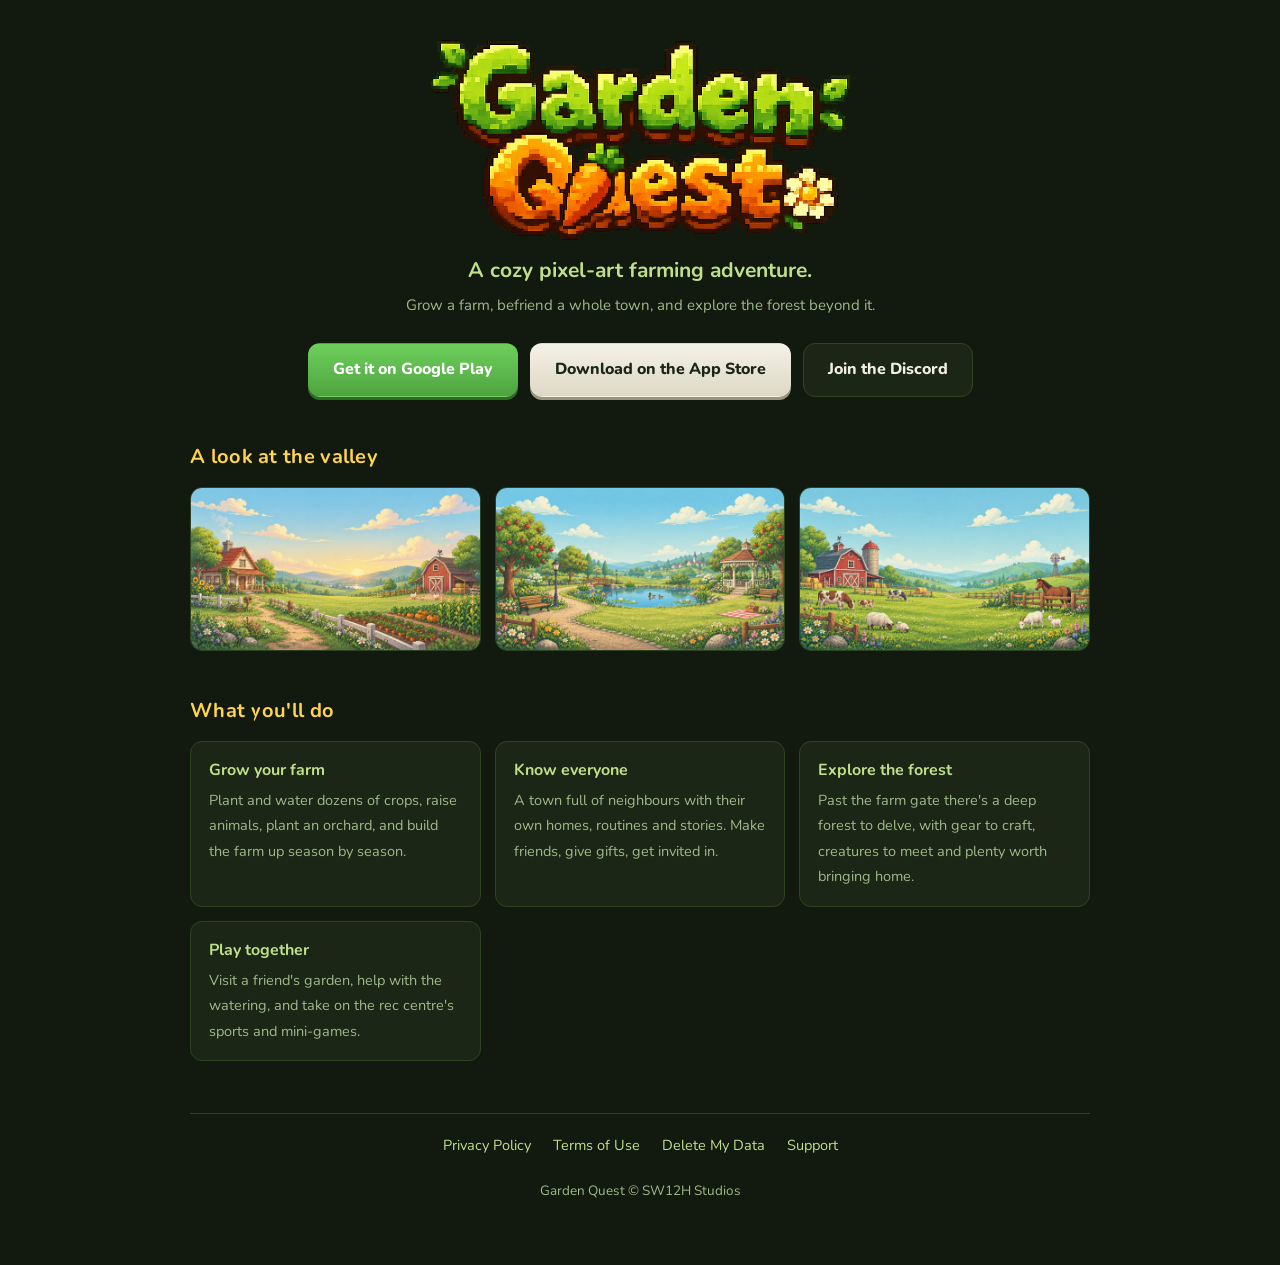
<file: index.html>
<!doctype html>
<html lang="en">
<head>
<meta charset="utf-8">
<meta name="viewport" content="width=device-width, initial-scale=1, viewport-fit=cover">
<title>Garden Quest — a cozy pixel farming adventure</title>
<meta name="description" content="Garden Quest is a cozy pixel-art farming adventure: grow a farm, befriend a whole town, and explore the forest beyond it. From SW12H Studios.">
<meta property="og:title" content="Garden Quest">
<meta property="og:description" content="A cozy pixel-art farming adventure. Grow a farm, befriend a town, explore the forest beyond it.">
<meta property="og:image" content="shot_00.jpg">
<meta property="og:type" content="website">
<link rel="icon" href="logo.png">
<link rel="stylesheet" href="https://fonts.googleapis.com/css2?family=Nunito:wght@600;700;800;900&display=swap">
<style>
  :root{
    --bg:#121a0f; --panel:#1b2616; --line:#2f4322;
    --ink:#f1efe2; --muted:#9fb98a; --leaf:#bfe08a; --gold:#ffd54f;
    color-scheme: dark;
  }
  *{box-sizing:border-box}
  body{
    margin:0; background:var(--bg); color:var(--ink);
    font-family:Nunito,system-ui,-apple-system,Segoe UI,sans-serif; line-height:1.6;
    padding-left:max(18px,env(safe-area-inset-left,0px));
    padding-right:max(18px,env(safe-area-inset-right,0px));
  }
  .wrap{max-width:900px;margin:0 auto;padding-block:40px 64px}
  header{text-align:center;margin-bottom:38px}
  header img{width:min(420px,78vw);height:auto;display:block;margin:0 auto 14px;image-rendering:pixelated}
  .tag{font-size:clamp(17px,2.6vw,21px);color:var(--leaf);font-weight:700;margin:0 0 6px}
  .sub{color:var(--muted);font-size:15px;margin:0}

  .cta{display:flex;gap:12px;flex-wrap:wrap;justify-content:center;margin:26px 0 8px}
  .btn{display:inline-block;padding:13px 24px;border-radius:12px;text-decoration:none;
       font-weight:800;font-size:16px;border:1px solid transparent}
  .btn.play{background:linear-gradient(#6ed05c,#4ea33f);color:#fff;box-shadow:0 3px 0 #2f6a26}
  .btn.apple{background:linear-gradient(#f4f1e6,#ddd8c6);color:#1b2616;box-shadow:0 3px 0 #9a957f}
  .btn.ghost{background:var(--panel);color:var(--ink);border-color:var(--line)}
  .btn:hover{filter:brightness(1.08)}

  section{margin-top:44px}
  h2{font-size:20px;margin:0 0 14px;color:var(--gold);letter-spacing:.3px}
  .shots{display:grid;grid-template-columns:repeat(auto-fit,minmax(260px,1fr));gap:14px}
  .shots img{width:100%;height:auto;border-radius:12px;border:1px solid var(--line);display:block}

  .feats{display:grid;grid-template-columns:repeat(auto-fit,minmax(240px,1fr));gap:14px;padding:0;list-style:none;margin:0}
  .feats li{background:var(--panel);border:1px solid var(--line);border-radius:12px;padding:16px 18px}
  .feats b{display:block;color:var(--leaf);margin-bottom:4px;font-size:16px}
  .feats span{color:var(--muted);font-size:14.5px}

  footer{margin-top:52px;border-top:1px solid var(--line);padding-top:20px;
         display:flex;gap:10px 22px;flex-wrap:wrap;align-items:center;justify-content:center;
         font-size:14.5px}
  footer a{color:var(--leaf);text-decoration:none}
  footer a:hover{text-decoration:underline}
  .by{width:100%;text-align:center;color:var(--muted);font-size:13.5px;margin-top:12px}
</style>
</head>
<body>
<div class="wrap">

  <header>
    <img src="logo.png" alt="Garden Quest">
    <p class="tag">A cozy pixel-art farming adventure.</p>
    <p class="sub">Grow a farm, befriend a whole town, and explore the forest beyond it.</p>
    <div class="cta">
      <a class="btn play" href="https://play.google.com/store/apps/details?id=com.sw12hstudios.gardenquest">Get it on Google Play</a>
      <a class="btn apple" href="https://apps.apple.com/app/id6796838161">Download on the App Store</a>
      <a class="btn ghost" href="https://discord.gg/DM9cwm4W8y">Join the Discord</a>
    </div>
  </header>

  <section>
    <h2>A look at the valley</h2>
    <div class="shots">
      <img src="shot_00.jpg" alt="Garden Quest — the farm">
      <img src="shot_03.jpg" alt="Garden Quest — the town">
      <img src="shot_07.jpg" alt="Garden Quest — the forest">
    </div>
  </section>

  <section>
    <h2>What you'll do</h2>
    <ul class="feats">
      <li><b>Grow your farm</b><span>Plant and water dozens of crops, raise animals, plant an orchard, and build the farm up season by season.</span></li>
      <li><b>Know everyone</b><span>A town full of neighbours with their own homes, routines and stories. Make friends, give gifts, get invited in.</span></li>
      <li><b>Explore the forest</b><span>Past the farm gate there's a deep forest to delve, with gear to craft, creatures to meet and plenty worth bringing home.</span></li>
      <li><b>Play together</b><span>Visit a friend's garden, help with the watering, and take on the rec centre's sports and mini-games.</span></li>
    </ul>
  </section>

  <footer>
    <a href="privacy.html">Privacy Policy</a>
    <a href="terms.html">Terms of Use</a>
    <a href="delete.html">Delete My Data</a>
    <a href="mailto:staycalmandgrind@gmail.com">Support</a>
    <div class="by">Garden Quest © SW12H Studios</div>
  </footer>

</div>
</body>
</html>
</file>
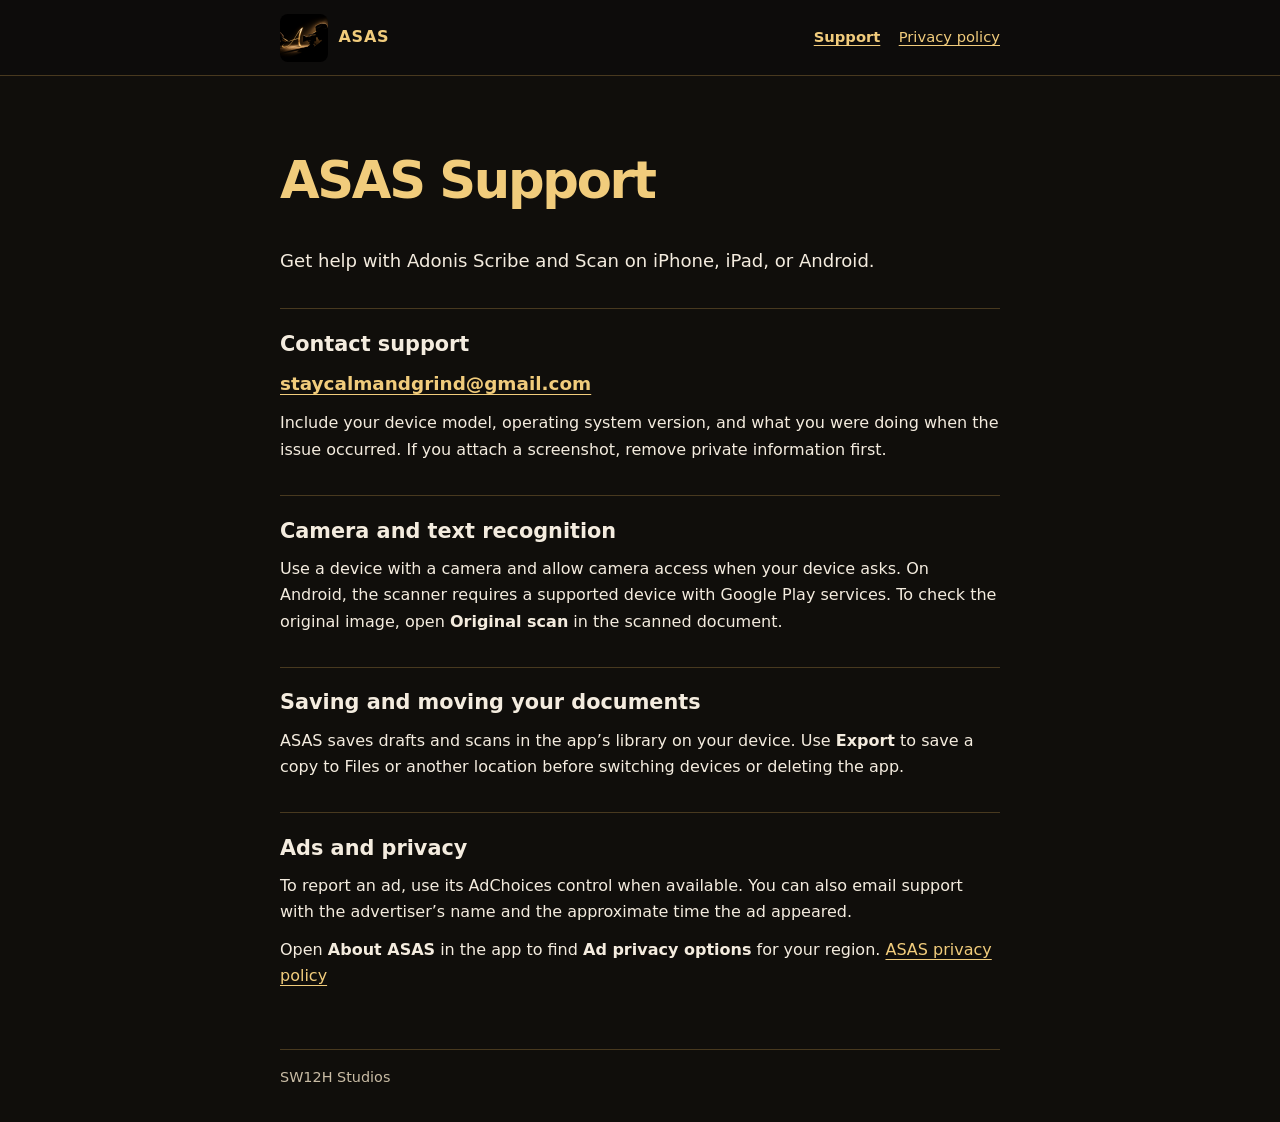
<file: asas/index.html>
<!doctype html>
<html lang="en">
<head>
  <meta charset="utf-8">
  <meta name="viewport" content="width=device-width, initial-scale=1">
  <meta name="description" content="Get help with Adonis Scribe and Scan from SW12H Studios.">
  <meta name="theme-color" content="#100e0b">
  <title>ASAS Support</title>
  <link rel="canonical" href="https://staycalmandgrind-art.github.io/gardenquest-privacy/asas/">
  <link rel="icon" href="./icon.png">
  <link rel="stylesheet" href="./styles.css">
</head>
<body>
  <a class="skip" href="#content">Skip to content</a>
  <header class="header">
    <div class="wrap header-inner">
      <a class="brand" href="./"><img src="./icon.png" alt="" width="48" height="48">ASAS</a>
      <nav aria-label="ASAS pages">
        <a href="./" aria-current="page">Support</a>
        <a href="./privacy.html">Privacy policy</a>
      </nav>
    </div>
  </header>
  <main class="wrap" id="content">
    <h1>ASAS Support</h1>
    <p class="lead">Get help with Adonis Scribe and Scan on iPhone, iPad, or Android.</p>
    <section aria-labelledby="contact">
      <h2 id="contact">Contact support</h2>
      <p class="contact"><a href="mailto:staycalmandgrind@gmail.com?subject=ASAS%20support">staycalmandgrind@gmail.com</a></p>
      <p>Include your device model, operating system version, and what you were doing when the issue occurred. If you attach a screenshot, remove private information first.</p>
    </section>
    <section aria-labelledby="scanning">
      <h2 id="scanning">Camera and text recognition</h2>
      <p>Use a device with a camera and allow camera access when your device asks. On Android, the scanner requires a supported device with Google Play services. To check the original image, open <strong>Original scan</strong> in the scanned document.</p>
    </section>
    <section aria-labelledby="files">
      <h2 id="files">Saving and moving your documents</h2>
      <p>ASAS saves drafts and scans in the app’s library on your device. Use <strong>Export</strong> to save a copy to Files or another location before switching devices or deleting the app.</p>
    </section>
    <section aria-labelledby="ads">
      <h2 id="ads">Ads and privacy</h2>
      <p>To report an ad, use its AdChoices control when available. You can also email support with the advertiser’s name and the approximate time the ad appeared.</p>
      <p>Open <strong>About ASAS</strong> in the app to find <strong>Ad privacy options</strong> for your region. <a href="./privacy.html">ASAS privacy policy</a></p>
    </section>
  </main>
  <footer class="wrap">SW12H Studios</footer>
</body>
</html>
</file>
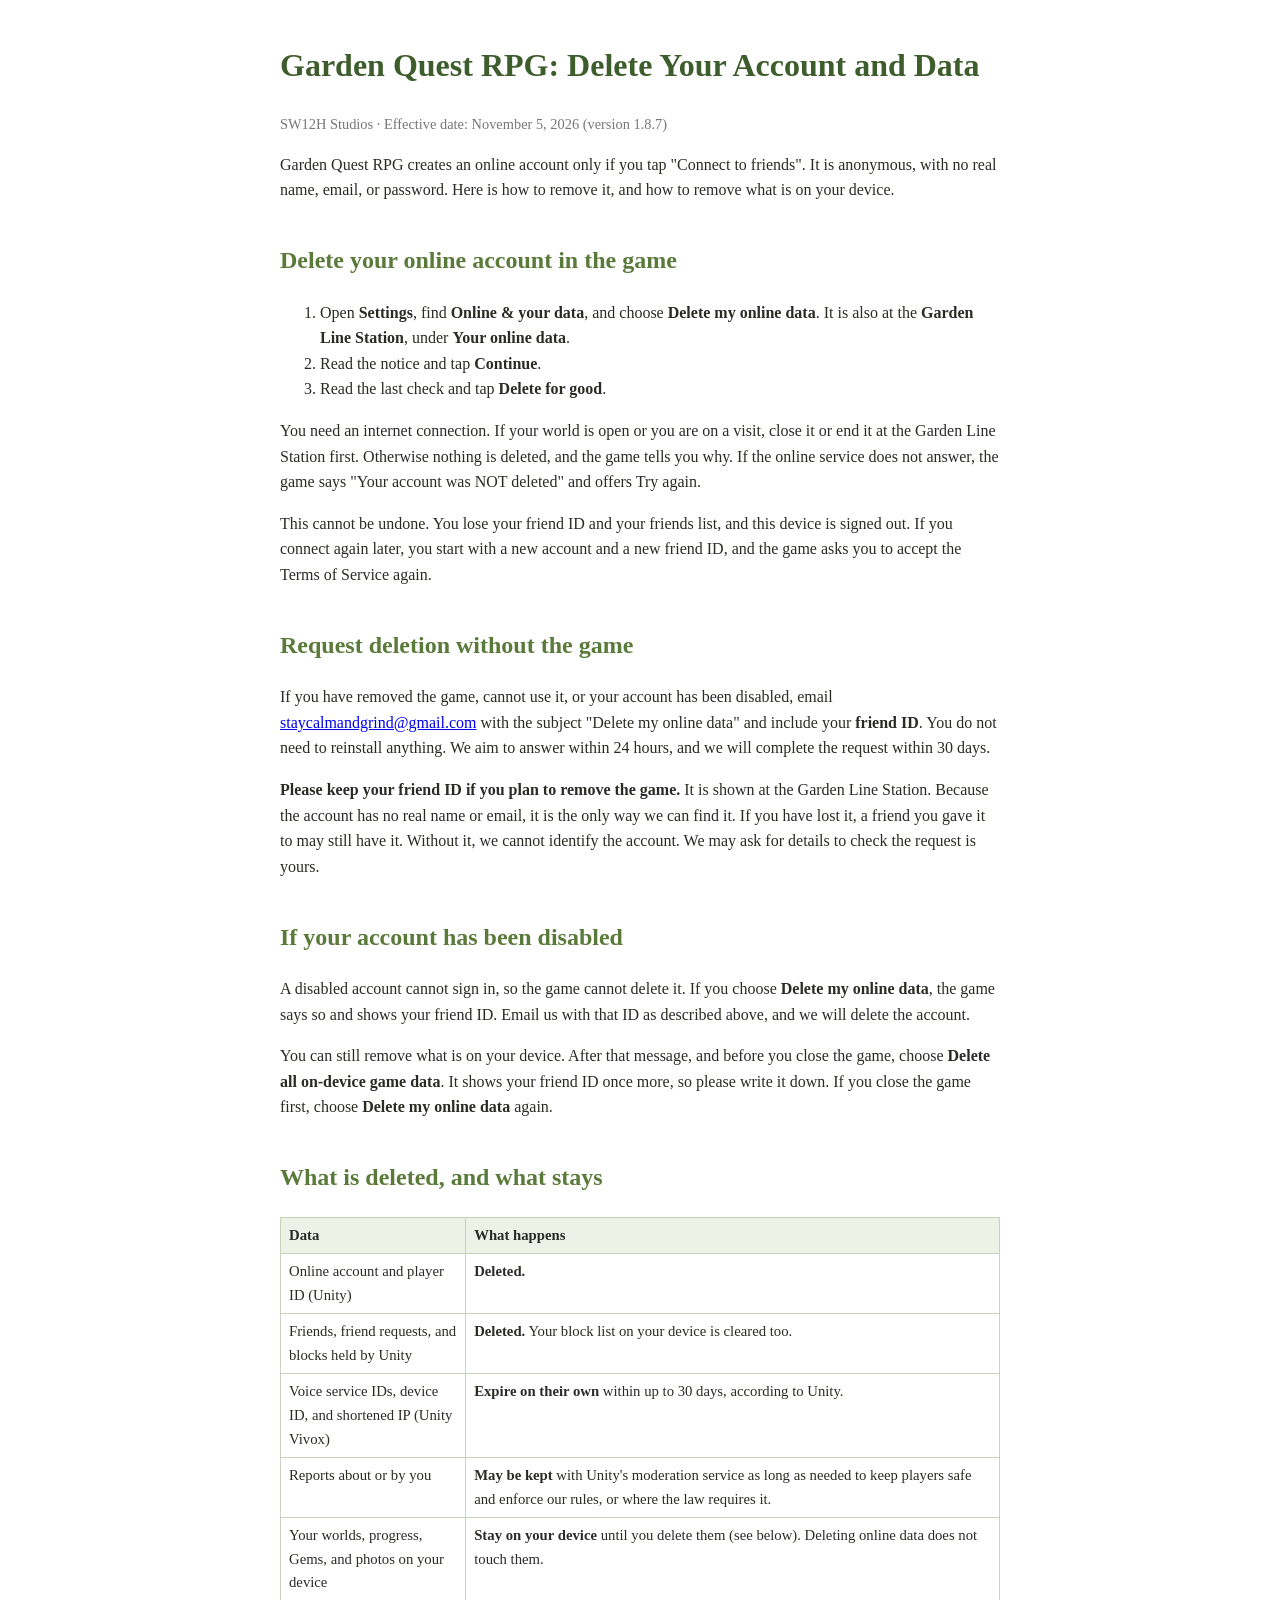
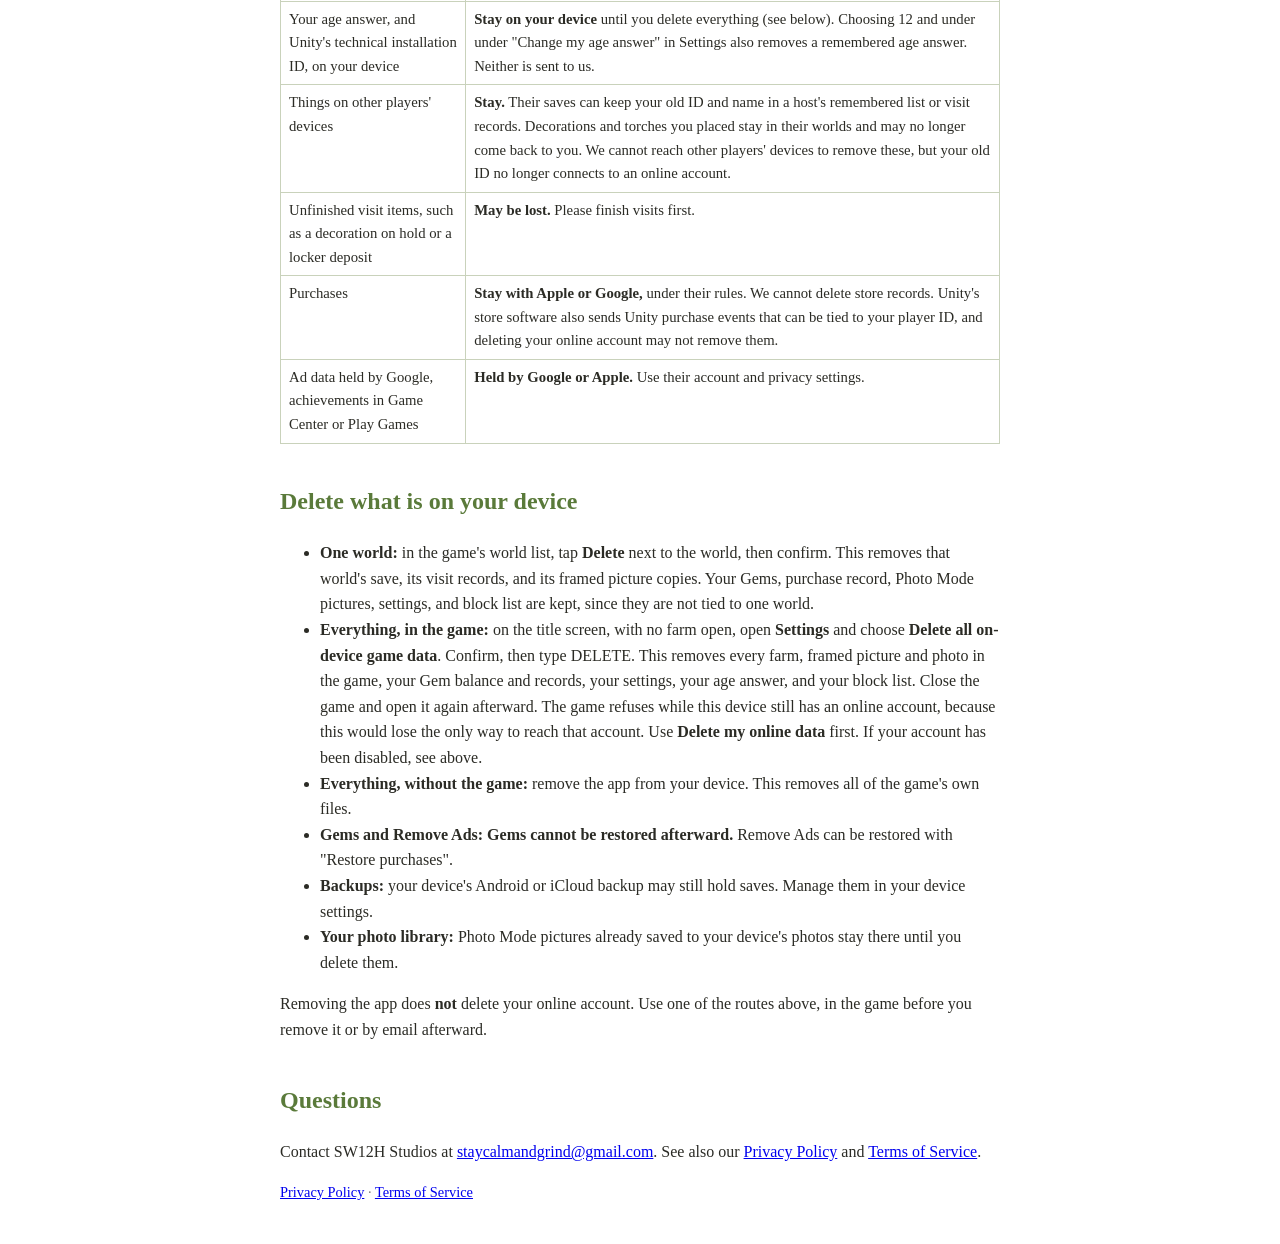
<file: delete.html>
<!DOCTYPE html>
<html lang="en">
<head>
<meta charset="utf-8">
<meta name="viewport" content="width=device-width, initial-scale=1">
<title>Garden Quest RPG: Delete Your Account and Data</title>
<style>
  body { font-family: Georgia, serif; max-width: 720px; margin: 40px auto; padding: 0 20px; color: #2b2b25; line-height: 1.6; }
  h1 { color: #3e5d2c; } h2 { color: #5a7a3a; margin-top: 1.6em; }
  .meta { color: #777; font-size: 0.9em; }
  table { border-collapse: collapse; width: 100%; font-size: 0.92em; margin: 1em 0; }
  th, td { border: 1px solid #c9d2bb; padding: 6px 8px; text-align: left; vertical-align: top; }
  th { background: #eef2e6; }
</style>
</head>
<body>

<h1>Garden Quest RPG: Delete Your Account and Data</h1>
<p class="meta">SW12H Studios · Effective date: November 5, 2026 (version 1.8.7)</p>

<p>Garden Quest RPG creates an online account only if you tap "Connect to friends". It is anonymous, with no real name, email, or password. Here is how to remove it, and how to remove what is on your device.</p>

<h2>Delete your online account in the game</h2>
<ol>
  <li>Open <strong>Settings</strong>, find <strong>Online &amp; your data</strong>, and choose <strong>Delete my online data</strong>. It is also at the <strong>Garden Line Station</strong>, under <strong>Your online data</strong>.</li>
  <li>Read the notice and tap <strong>Continue</strong>.</li>
  <li>Read the last check and tap <strong>Delete for good</strong>.</li>
</ol>
<p>You need an internet connection. If your world is open or you are on a visit, close it or end it at the Garden Line Station first. Otherwise nothing is deleted, and the game tells you why. If the online service does not answer, the game says "Your account was NOT deleted" and offers Try again.</p>
<p>This cannot be undone. You lose your friend ID and your friends list, and this device is signed out. If you connect again later, you start with a new account and a new friend ID, and the game asks you to accept the Terms of Service again.</p>

<h2>Request deletion without the game</h2>
<p>If you have removed the game, cannot use it, or your account has been disabled, email <a href="mailto:staycalmandgrind@gmail.com?subject=Delete%20my%20online%20data">staycalmandgrind@gmail.com</a> with the subject "Delete my online data" and include your <strong>friend ID</strong>. You do not need to reinstall anything. We aim to answer within 24 hours, and we will complete the request within 30 days.</p>
<p><strong>Please keep your friend ID if you plan to remove the game.</strong> It is shown at the Garden Line Station. Because the account has no real name or email, it is the only way we can find it. If you have lost it, a friend you gave it to may still have it. Without it, we cannot identify the account. We may ask for details to check the request is yours.</p>

<h2>If your account has been disabled</h2>
<p>A disabled account cannot sign in, so the game cannot delete it. If you choose <strong>Delete my online data</strong>, the game says so and shows your friend ID. Email us with that ID as described above, and we will delete the account.</p>
<p>You can still remove what is on your device. After that message, and before you close the game, choose <strong>Delete all on-device game data</strong>. It shows your friend ID once more, so please write it down. If you close the game first, choose <strong>Delete my online data</strong> again.</p>

<h2>What is deleted, and what stays</h2>
<table>
  <tr><th>Data</th><th>What happens</th></tr>
  <tr><td>Online account and player ID (Unity)</td><td><strong>Deleted.</strong></td></tr>
  <tr><td>Friends, friend requests, and blocks held by Unity</td><td><strong>Deleted.</strong> Your block list on your device is cleared too.</td></tr>
  <tr><td>Voice service IDs, device ID, and shortened IP (Unity Vivox)</td><td><strong>Expire on their own</strong> within up to 30 days, according to Unity.</td></tr>
  <tr><td>Reports about or by you</td><td><strong>May be kept</strong> with Unity's moderation service as long as needed to keep players safe and enforce our rules, or where the law requires it.</td></tr>
  <tr><td>Your worlds, progress, Gems, and photos on your device</td><td><strong>Stay on your device</strong> until you delete them (see below). Deleting online data does not touch them.</td></tr>
  <tr><td>Your age answer, and Unity's technical installation ID, on your device</td><td><strong>Stay on your device</strong> until you delete everything (see below). Choosing 12 and under under "Change my age answer" in Settings also removes a remembered age answer. Neither is sent to us.</td></tr>
  <tr><td>Things on other players' devices</td><td><strong>Stay.</strong> Their saves can keep your old ID and name in a host's remembered list or visit records. Decorations and torches you placed stay in their worlds and may no longer come back to you. We cannot reach other players' devices to remove these, but your old ID no longer connects to an online account.</td></tr>
  <tr><td>Unfinished visit items, such as a decoration on hold or a locker deposit</td><td><strong>May be lost.</strong> Please finish visits first.</td></tr>
  <tr><td>Purchases</td><td><strong>Stay with Apple or Google,</strong> under their rules. We cannot delete store records. Unity's store software also sends Unity purchase events that can be tied to your player ID, and deleting your online account may not remove them.</td></tr>
  <tr><td>Ad data held by Google, achievements in Game Center or Play Games</td><td><strong>Held by Google or Apple.</strong> Use their account and privacy settings.</td></tr>
</table>

<h2>Delete what is on your device</h2>
<ul>
  <li><strong>One world:</strong> in the game's world list, tap <strong>Delete</strong> next to the world, then confirm. This removes that world's save, its visit records, and its framed picture copies. Your Gems, purchase record, Photo Mode pictures, settings, and block list are kept, since they are not tied to one world.</li>
  <li><strong>Everything, in the game:</strong> on the title screen, with no farm open, open <strong>Settings</strong> and choose <strong>Delete all on-device game data</strong>. Confirm, then type DELETE. This removes every farm, framed picture and photo in the game, your Gem balance and records, your settings, your age answer, and your block list. Close the game and open it again afterward. The game refuses while this device still has an online account, because this would lose the only way to reach that account. Use <strong>Delete my online data</strong> first. If your account has been disabled, see above.</li>
  <li><strong>Everything, without the game:</strong> remove the app from your device. This removes all of the game's own files.</li>
  <li><strong>Gems and Remove Ads:</strong> <strong>Gems cannot be restored afterward.</strong> Remove Ads can be restored with "Restore purchases".</li>
  <li><strong>Backups:</strong> your device's Android or iCloud backup may still hold saves. Manage them in your device settings.</li>
  <li><strong>Your photo library:</strong> Photo Mode pictures already saved to your device's photos stay there until you delete them.</li>
</ul>
<p>Removing the app does <strong>not</strong> delete your online account. Use one of the routes above, in the game before you remove it or by email afterward.</p>

<h2>Questions</h2>
<p>Contact SW12H Studios at <a href="mailto:staycalmandgrind@gmail.com">staycalmandgrind@gmail.com</a>. See also our <a href="privacy.html">Privacy Policy</a> and <a href="terms.html">Terms of Service</a>.</p>
<p class="meta"><a href="privacy.html">Privacy Policy</a> · <a href="terms.html">Terms of Service</a></p>
</body>
</html>
</file>
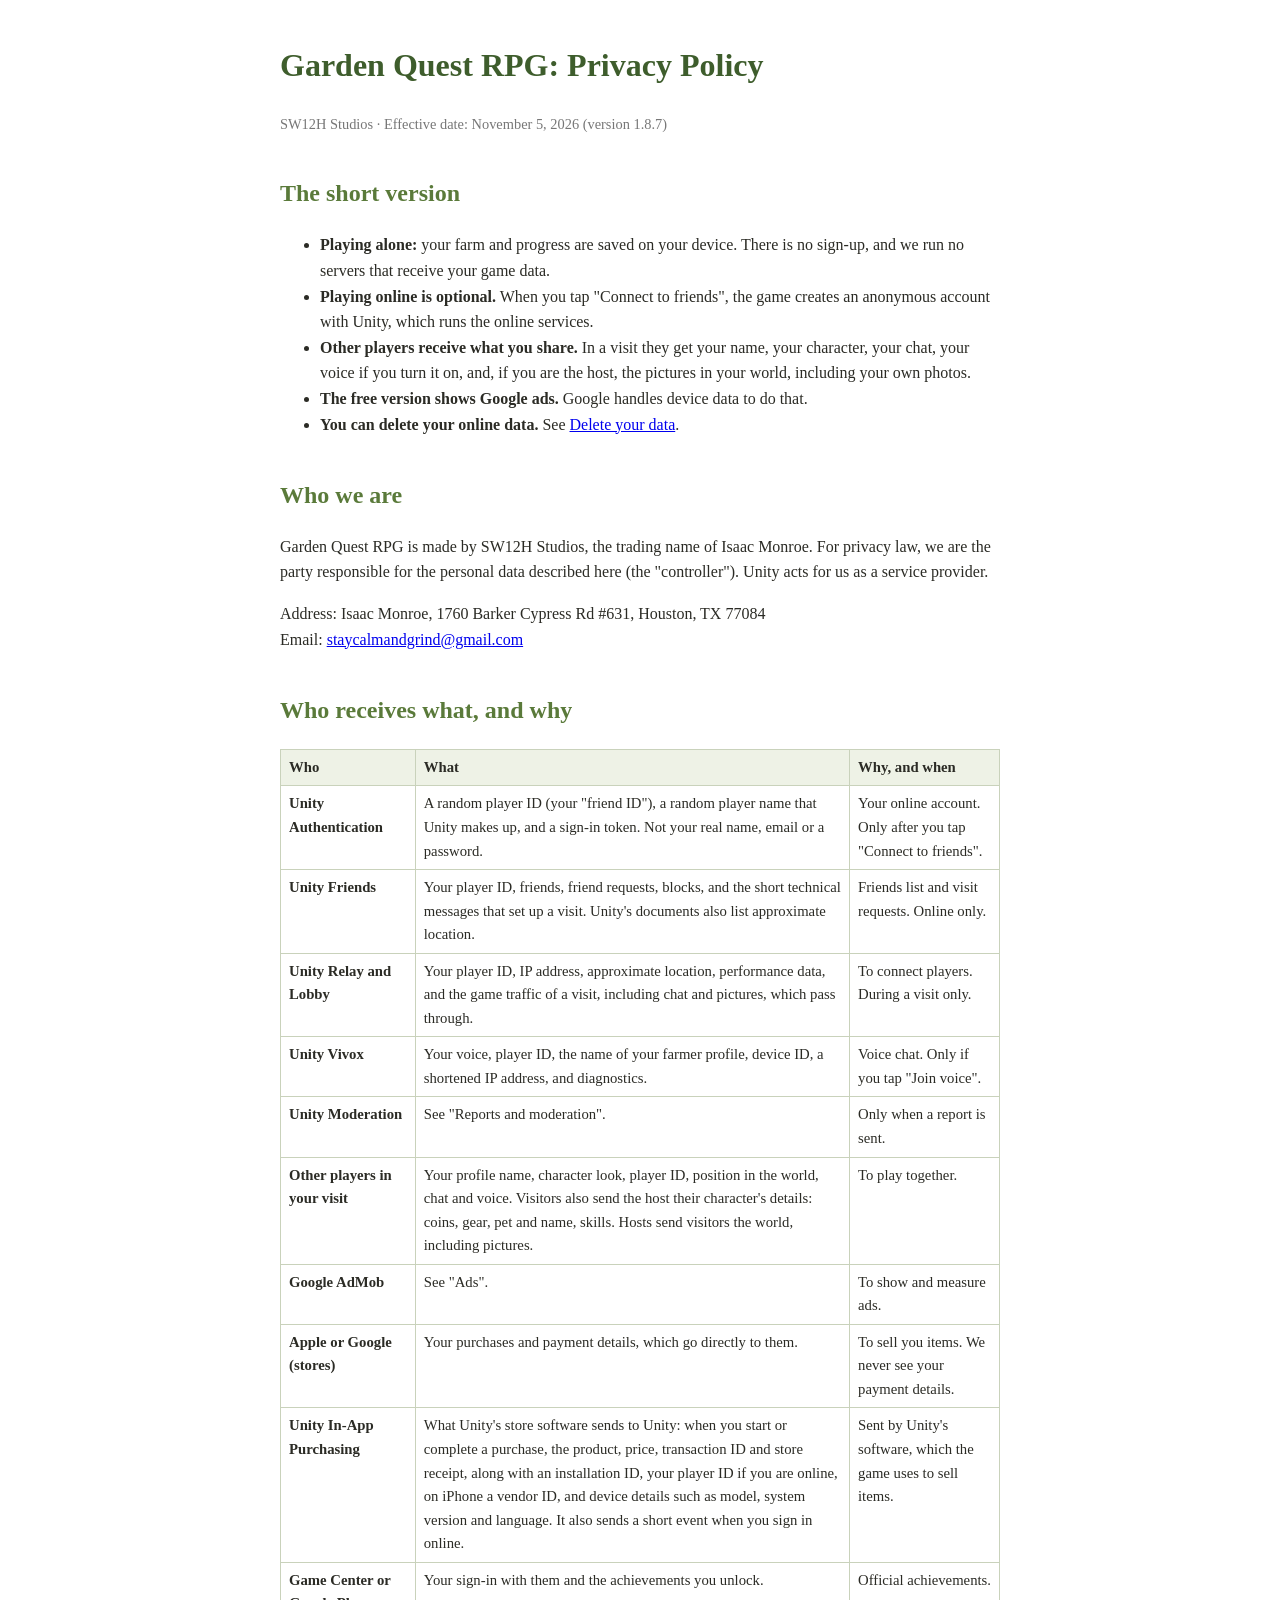
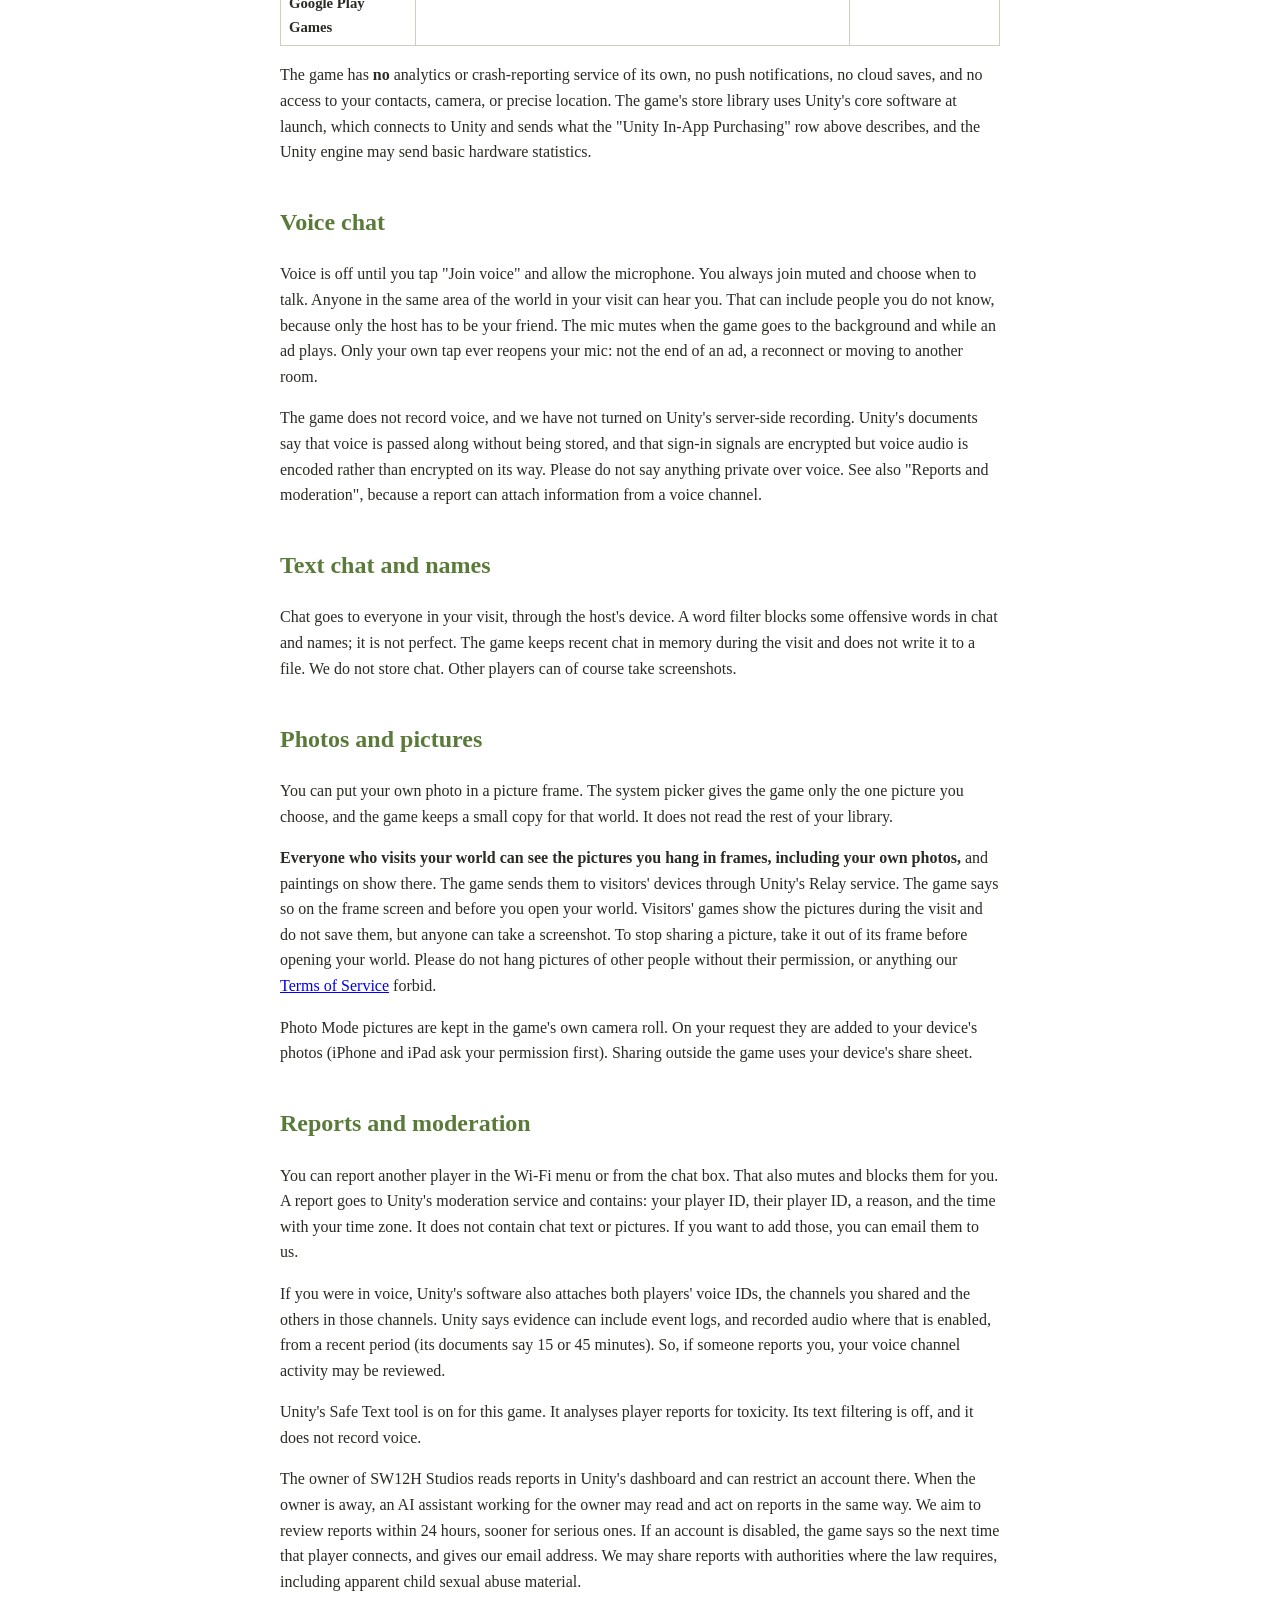
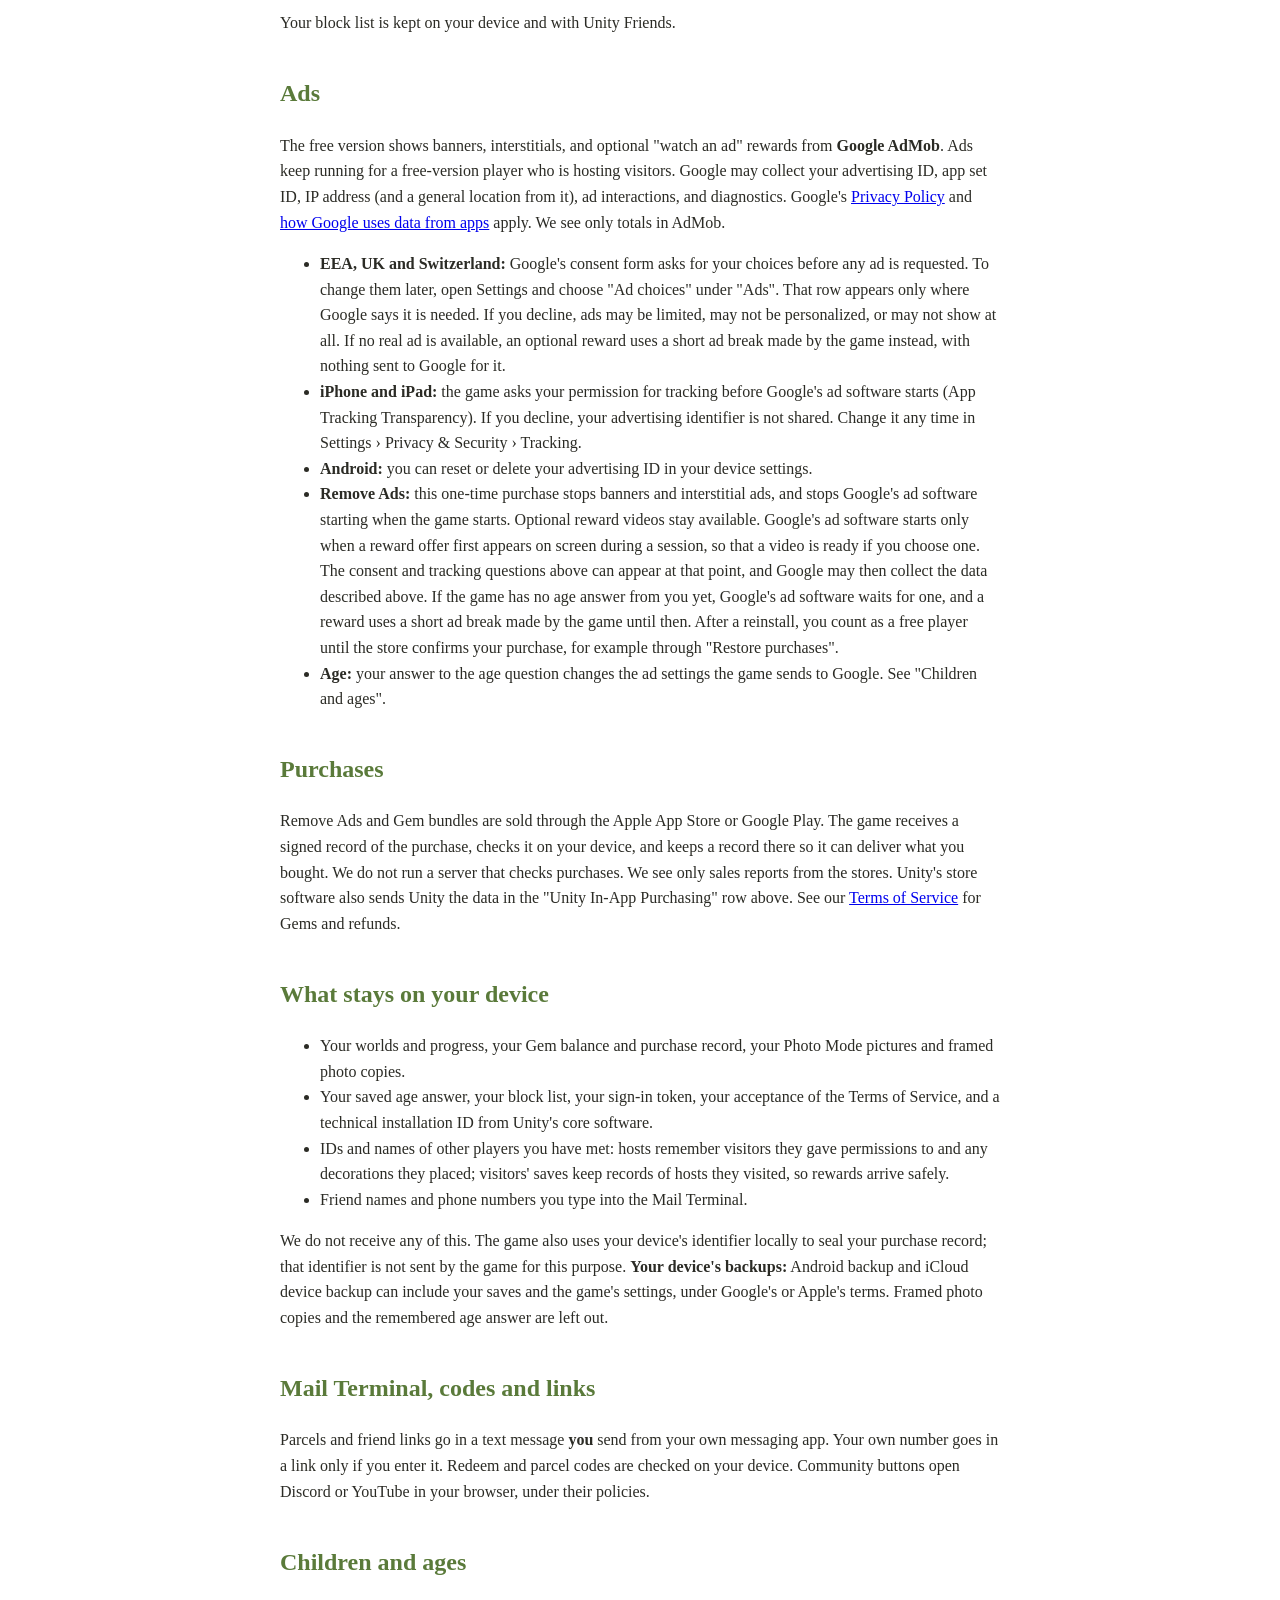
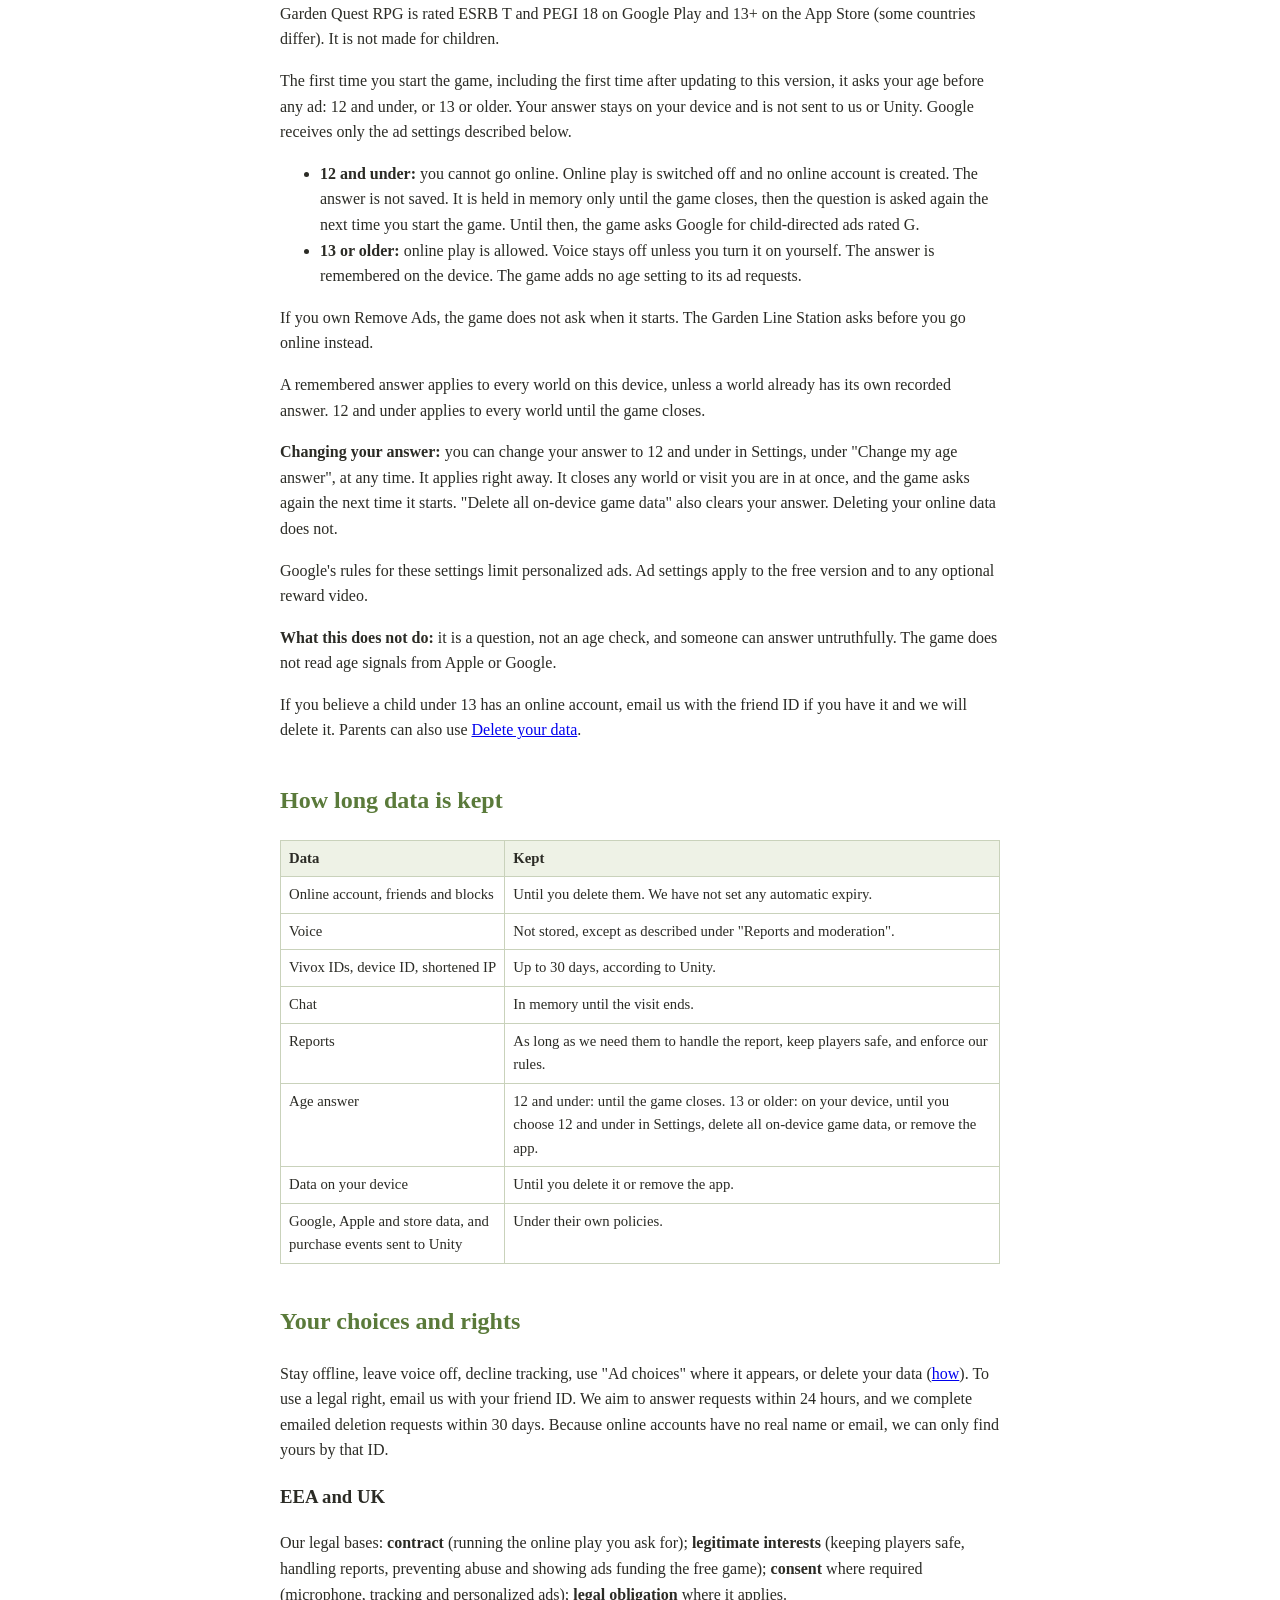
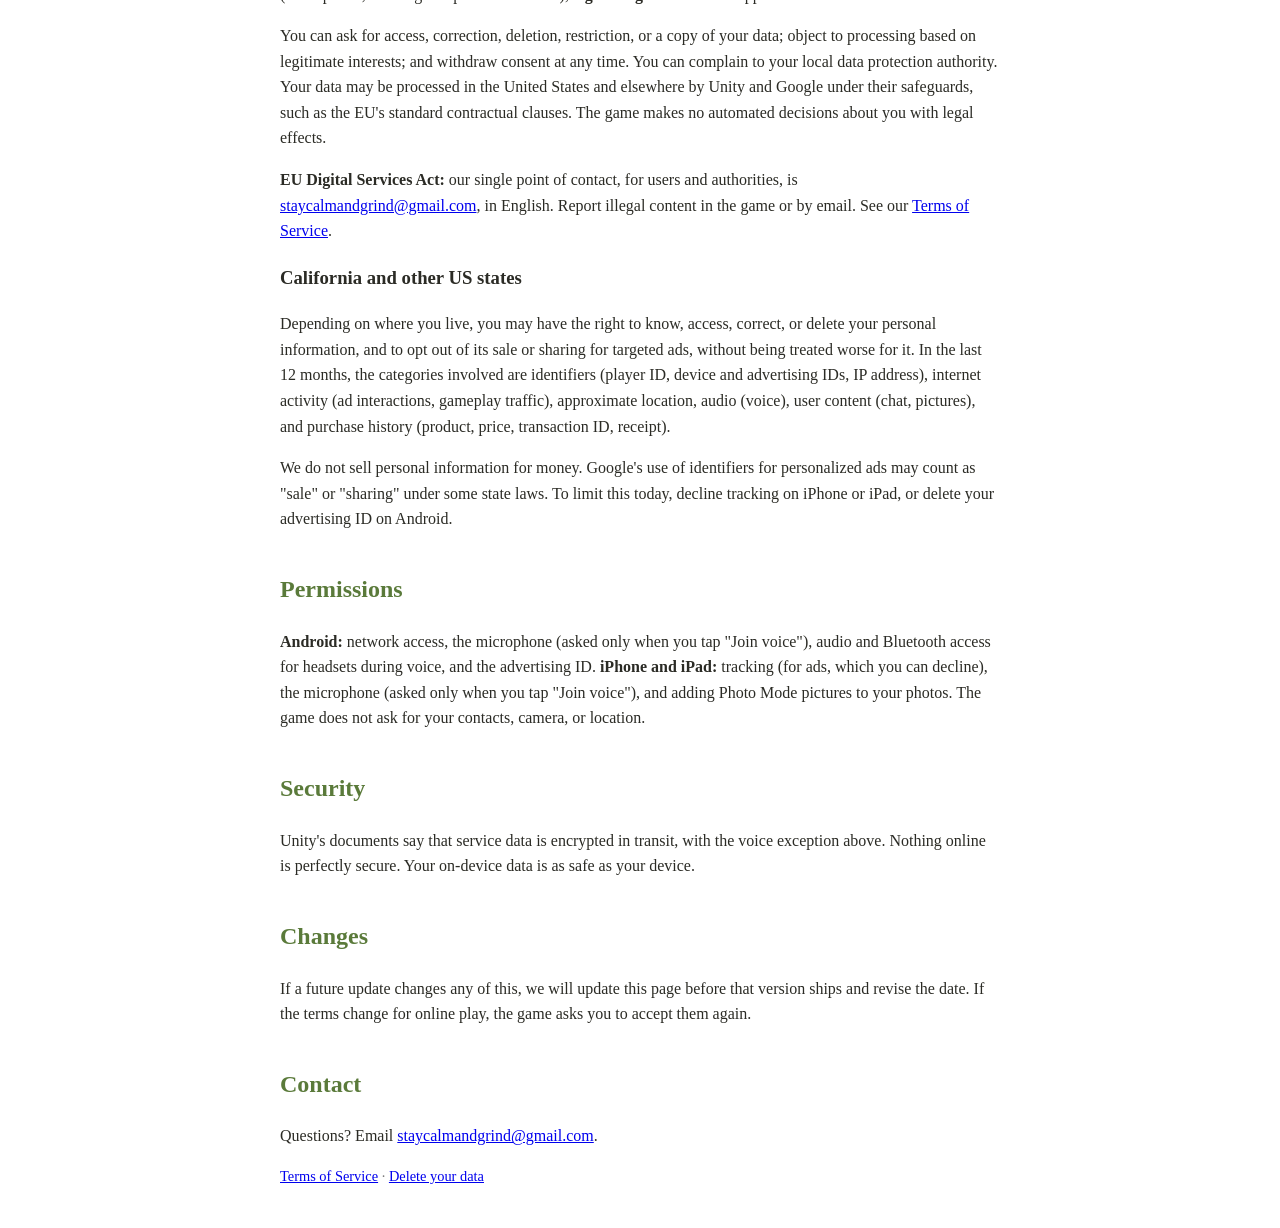
<file: privacy.html>
<!DOCTYPE html>
<html lang="en">
<head>
<meta charset="utf-8">
<meta name="viewport" content="width=device-width, initial-scale=1">
<title>Garden Quest RPG: Privacy Policy</title>
<style>
  body { font-family: Georgia, serif; max-width: 720px; margin: 40px auto; padding: 0 20px; color: #2b2b25; line-height: 1.6; }
  h1 { color: #3e5d2c; } h2 { color: #5a7a3a; margin-top: 1.6em; }
  .meta { color: #777; font-size: 0.9em; }
  table { border-collapse: collapse; width: 100%; font-size: 0.92em; margin: 1em 0; }
  th, td { border: 1px solid #c9d2bb; padding: 6px 8px; text-align: left; vertical-align: top; }
  th { background: #eef2e6; }
</style>
</head>
<body>

<h1>Garden Quest RPG: Privacy Policy</h1>
<p class="meta">SW12H Studios · Effective date: November 5, 2026 (version 1.8.7)</p>

<h2>The short version</h2>
<ul>
  <li><strong>Playing alone:</strong> your farm and progress are saved on your device. There is no sign-up, and we run no servers that receive your game data.</li>
  <li><strong>Playing online is optional.</strong> When you tap "Connect to friends", the game creates an anonymous account with Unity, which runs the online services.</li>
  <li><strong>Other players receive what you share.</strong> In a visit they get your name, your character, your chat, your voice if you turn it on, and, if you are the host, the pictures in your world, including your own photos.</li>
  <li><strong>The free version shows Google ads.</strong> Google handles device data to do that.</li>
  <li><strong>You can delete your online data.</strong> See <a href="delete.html">Delete your data</a>.</li>
</ul>

<h2>Who we are</h2>
<p>Garden Quest RPG is made by SW12H Studios, the trading name of Isaac Monroe. For privacy law, we are the party responsible for the personal data described here (the "controller"). Unity acts for us as a service provider.</p>
<!-- ADDRESS: same line appears in terms.html. Swap here when the PO box is ready. -->
<p>Address: Isaac Monroe, 1760 Barker Cypress Rd #631, Houston, TX 77084<br>
Email: <a href="mailto:staycalmandgrind@gmail.com">staycalmandgrind@gmail.com</a></p>

<h2>Who receives what, and why</h2>
<table>
  <tr><th>Who</th><th>What</th><th>Why, and when</th></tr>
  <tr><td><strong>Unity Authentication</strong></td><td>A random player ID (your "friend ID"), a random player name that Unity makes up, and a sign-in token. Not your real name, email or a password.</td><td>Your online account. Only after you tap "Connect to friends".</td></tr>
  <tr><td><strong>Unity Friends</strong></td><td>Your player ID, friends, friend requests, blocks, and the short technical messages that set up a visit. Unity's documents also list approximate location.</td><td>Friends list and visit requests. Online only.</td></tr>
  <tr><td><strong>Unity Relay and Lobby</strong></td><td>Your player ID, IP address, approximate location, performance data, and the game traffic of a visit, including chat and pictures, which pass through.</td><td>To connect players. During a visit only.</td></tr>
  <tr><td><strong>Unity Vivox</strong></td><td>Your voice, player ID, the name of your farmer profile, device ID, a shortened IP address, and diagnostics.</td><td>Voice chat. Only if you tap "Join voice".</td></tr>
  <tr><td><strong>Unity Moderation</strong></td><td>See "Reports and moderation".</td><td>Only when a report is sent.</td></tr>
  <tr><td><strong>Other players in your visit</strong></td><td>Your profile name, character look, player ID, position in the world, chat and voice. Visitors also send the host their character's details: coins, gear, pet and name, skills. Hosts send visitors the world, including pictures.</td><td>To play together.</td></tr>
  <tr><td><strong>Google AdMob</strong></td><td>See "Ads".</td><td>To show and measure ads.</td></tr>
  <tr><td><strong>Apple or Google (stores)</strong></td><td>Your purchases and payment details, which go directly to them.</td><td>To sell you items. We never see your payment details.</td></tr>
  <tr><td><strong>Unity In-App Purchasing</strong></td><td>What Unity's store software sends to Unity: when you start or complete a purchase, the product, price, transaction ID and store receipt, along with an installation ID, your player ID if you are online, on iPhone a vendor ID, and device details such as model, system version and language. It also sends a short event when you sign in online.</td><td>Sent by Unity's software, which the game uses to sell items.</td></tr>
  <tr><td><strong>Game Center or Google Play Games</strong></td><td>Your sign-in with them and the achievements you unlock.</td><td>Official achievements.</td></tr>
</table>
<p>The game has <strong>no</strong> analytics or crash-reporting service of its own, no push notifications, no cloud saves, and no access to your contacts, camera, or precise location. The game's store library uses Unity's core software at launch, which connects to Unity and sends what the "Unity In-App Purchasing" row above describes, and the Unity engine may send basic hardware statistics.</p>

<h2>Voice chat</h2>
<p>Voice is off until you tap "Join voice" and allow the microphone. You always join muted and choose when to talk. Anyone in the same area of the world in your visit can hear you. That can include people you do not know, because only the host has to be your friend. The mic mutes when the game goes to the background and while an ad plays. Only your own tap ever reopens your mic: not the end of an ad, a reconnect or moving to another room.</p>
<p>The game does not record voice, and we have not turned on Unity's server-side recording. Unity's documents say that voice is passed along without being stored, and that sign-in signals are encrypted but voice audio is encoded rather than encrypted on its way. Please do not say anything private over voice. See also "Reports and moderation", because a report can attach information from a voice channel.</p>

<h2>Text chat and names</h2>
<p>Chat goes to everyone in your visit, through the host's device. A word filter blocks some offensive words in chat and names; it is not perfect. The game keeps recent chat in memory during the visit and does not write it to a file. We do not store chat. Other players can of course take screenshots.</p>

<h2>Photos and pictures</h2>
<p>You can put your own photo in a picture frame. The system picker gives the game only the one picture you choose, and the game keeps a small copy for that world. It does not read the rest of your library.</p>
<p><strong>Everyone who visits your world can see the pictures you hang in frames, including your own photos,</strong> and paintings on show there. The game sends them to visitors' devices through Unity's Relay service. The game says so on the frame screen and before you open your world. Visitors' games show the pictures during the visit and do not save them, but anyone can take a screenshot. To stop sharing a picture, take it out of its frame before opening your world. Please do not hang pictures of other people without their permission, or anything our <a href="terms.html">Terms of Service</a> forbid.</p>
<p>Photo Mode pictures are kept in the game's own camera roll. On your request they are added to your device's photos (iPhone and iPad ask your permission first). Sharing outside the game uses your device's share sheet.</p>

<h2>Reports and moderation</h2>
<p>You can report another player in the Wi-Fi menu or from the chat box. That also mutes and blocks them for you. A report goes to Unity's moderation service and contains: your player ID, their player ID, a reason, and the time with your time zone. It does not contain chat text or pictures. If you want to add those, you can email them to us.</p>
<p>If you were in voice, Unity's software also attaches both players' voice IDs, the channels you shared and the others in those channels. Unity says evidence can include event logs, and recorded audio where that is enabled, from a recent period (its documents say 15 or 45 minutes). So, if someone reports you, your voice channel activity may be reviewed.</p>
<p>Unity's Safe Text tool is on for this game. It analyses player reports for toxicity. Its text filtering is off, and it does not record voice.</p>
<p>The owner of SW12H Studios reads reports in Unity's dashboard and can restrict an account there. When the owner is away, an AI assistant working for the owner may read and act on reports in the same way. We aim to review reports within 24 hours, sooner for serious ones. If an account is disabled, the game says so the next time that player connects, and gives our email address. We may share reports with authorities where the law requires, including apparent child sexual abuse material.</p>
<p>Your block list is kept on your device and with Unity Friends.</p>

<h2>Ads</h2>
<p>The free version shows banners, interstitials, and optional "watch an ad" rewards from <strong>Google AdMob</strong>. Ads keep running for a free-version player who is hosting visitors. Google may collect your advertising ID, app set ID, IP address (and a general location from it), ad interactions, and diagnostics. Google's <a href="https://policies.google.com/privacy">Privacy Policy</a> and <a href="https://policies.google.com/technologies/partner-sites">how Google uses data from apps</a> apply. We see only totals in AdMob.</p>
<ul>
  <li><strong>EEA, UK and Switzerland:</strong> Google's consent form asks for your choices before any ad is requested. To change them later, open Settings and choose "Ad choices" under "Ads". That row appears only where Google says it is needed. If you decline, ads may be limited, may not be personalized, or may not show at all. If no real ad is available, an optional reward uses a short ad break made by the game instead, with nothing sent to Google for it.</li>
  <li><strong>iPhone and iPad:</strong> the game asks your permission for tracking before Google's ad software starts (App Tracking Transparency). If you decline, your advertising identifier is not shared. Change it any time in Settings &rsaquo; Privacy &amp; Security &rsaquo; Tracking.</li>
  <li><strong>Android:</strong> you can reset or delete your advertising ID in your device settings.</li>
  <li><strong>Remove Ads:</strong> this one-time purchase stops banners and interstitial ads, and stops Google's ad software starting when the game starts. Optional reward videos stay available. Google's ad software starts only when a reward offer first appears on screen during a session, so that a video is ready if you choose one. The consent and tracking questions above can appear at that point, and Google may then collect the data described above. If the game has no age answer from you yet, Google's ad software waits for one, and a reward uses a short ad break made by the game until then. After a reinstall, you count as a free player until the store confirms your purchase, for example through "Restore purchases".</li>
  <li><strong>Age:</strong> your answer to the age question changes the ad settings the game sends to Google. See "Children and ages".</li>
</ul>

<h2>Purchases</h2>
<p>Remove Ads and Gem bundles are sold through the Apple App Store or Google Play. The game receives a signed record of the purchase, checks it on your device, and keeps a record there so it can deliver what you bought. We do not run a server that checks purchases. We see only sales reports from the stores. Unity's store software also sends Unity the data in the "Unity In-App Purchasing" row above. See our <a href="terms.html">Terms of Service</a> for Gems and refunds.</p>

<h2>What stays on your device</h2>
<ul>
  <li>Your worlds and progress, your Gem balance and purchase record, your Photo Mode pictures and framed photo copies.</li>
  <li>Your saved age answer, your block list, your sign-in token, your acceptance of the Terms of Service, and a technical installation ID from Unity's core software.</li>
  <li>IDs and names of other players you have met: hosts remember visitors they gave permissions to and any decorations they placed; visitors' saves keep records of hosts they visited, so rewards arrive safely.</li>
  <li>Friend names and phone numbers you type into the Mail Terminal.</li>
</ul>
<p>We do not receive any of this. The game also uses your device's identifier locally to seal your purchase record; that identifier is not sent by the game for this purpose. <strong>Your device's backups:</strong> Android backup and iCloud device backup can include your saves and the game's settings, under Google's or Apple's terms. Framed photo copies and the remembered age answer are left out.</p>

<h2>Mail Terminal, codes and links</h2>
<p>Parcels and friend links go in a text message <strong>you</strong> send from your own messaging app. Your own number goes in a link only if you enter it. Redeem and parcel codes are checked on your device. Community buttons open Discord or YouTube in your browser, under their policies.</p>

<h2>Children and ages</h2>
<p>Garden Quest RPG is rated ESRB T and PEGI 18 on Google Play and 13+ on the App Store (some countries differ). It is not made for children.</p>
<p>The first time you start the game, including the first time after updating to this version, it asks your age before any ad: 12 and under, or 13 or older. Your answer stays on your device and is not sent to us or Unity. Google receives only the ad settings described below.</p>
<ul>
  <li><strong>12 and under:</strong> you cannot go online. Online play is switched off and no online account is created. The answer is not saved. It is held in memory only until the game closes, then the question is asked again the next time you start the game. Until then, the game asks Google for child-directed ads rated G.</li>
  <li><strong>13 or older:</strong> online play is allowed. Voice stays off unless you turn it on yourself. The answer is remembered on the device. The game adds no age setting to its ad requests.</li>
</ul>
<p>If you own Remove Ads, the game does not ask when it starts. The Garden Line Station asks before you go online instead.</p>
<p>A remembered answer applies to every world on this device, unless a world already has its own recorded answer. 12 and under applies to every world until the game closes.</p>
<p><strong>Changing your answer:</strong> you can change your answer to 12 and under in Settings, under "Change my age answer", at any time. It applies right away. It closes any world or visit you are in at once, and the game asks again the next time it starts. "Delete all on-device game data" also clears your answer. Deleting your online data does not.</p>
<p>Google's rules for these settings limit personalized ads. Ad settings apply to the free version and to any optional reward video.</p>
<p><strong>What this does not do:</strong> it is a question, not an age check, and someone can answer untruthfully. The game does not read age signals from Apple or Google.</p>
<p>If you believe a child under 13 has an online account, email us with the friend ID if you have it and we will delete it. Parents can also use <a href="delete.html">Delete your data</a>.</p>

<h2>How long data is kept</h2>
<table>
  <tr><th>Data</th><th>Kept</th></tr>
  <tr><td>Online account, friends and blocks</td><td>Until you delete them. We have not set any automatic expiry.</td></tr>
  <tr><td>Voice</td><td>Not stored, except as described under "Reports and moderation".</td></tr>
  <tr><td>Vivox IDs, device ID, shortened IP</td><td>Up to 30 days, according to Unity.</td></tr>
  <tr><td>Chat</td><td>In memory until the visit ends.</td></tr>
  <tr><td>Reports</td><td>As long as we need them to handle the report, keep players safe, and enforce our rules.</td></tr>
  <tr><td>Age answer</td><td>12 and under: until the game closes. 13 or older: on your device, until you choose 12 and under in Settings, delete all on-device game data, or remove the app.</td></tr>
  <tr><td>Data on your device</td><td>Until you delete it or remove the app.</td></tr>
  <tr><td>Google, Apple and store data, and purchase events sent to Unity</td><td>Under their own policies.</td></tr>
</table>

<h2>Your choices and rights</h2>
<p>Stay offline, leave voice off, decline tracking, use "Ad choices" where it appears, or delete your data (<a href="delete.html">how</a>). To use a legal right, email us with your friend ID. We aim to answer requests within 24 hours, and we complete emailed deletion requests within 30 days. Because online accounts have no real name or email, we can only find yours by that ID.</p>

<h3>EEA and UK</h3>
<p>Our legal bases: <strong>contract</strong> (running the online play you ask for); <strong>legitimate interests</strong> (keeping players safe, handling reports, preventing abuse and showing ads funding the free game); <strong>consent</strong> where required (microphone, tracking and personalized ads); <strong>legal obligation</strong> where it applies.</p>
<p>You can ask for access, correction, deletion, restriction, or a copy of your data; object to processing based on legitimate interests; and withdraw consent at any time. You can complain to your local data protection authority. Your data may be processed in the United States and elsewhere by Unity and Google under their safeguards, such as the EU's standard contractual clauses. The game makes no automated decisions about you with legal effects.</p>
<p><strong>EU Digital Services Act:</strong> our single point of contact, for users and authorities, is <a href="mailto:staycalmandgrind@gmail.com">staycalmandgrind@gmail.com</a>, in English. Report illegal content in the game or by email. See our <a href="terms.html">Terms of Service</a>.</p>

<h3>California and other US states</h3>
<p>Depending on where you live, you may have the right to know, access, correct, or delete your personal information, and to opt out of its sale or sharing for targeted ads, without being treated worse for it. In the last 12 months, the categories involved are identifiers (player ID, device and advertising IDs, IP address), internet activity (ad interactions, gameplay traffic), approximate location, audio (voice), user content (chat, pictures), and purchase history (product, price, transaction ID, receipt).</p>
<p>We do not sell personal information for money. Google's use of identifiers for personalized ads may count as "sale" or "sharing" under some state laws. To limit this today, decline tracking on iPhone or iPad, or delete your advertising ID on Android.</p>

<h2>Permissions</h2>
<p><strong>Android:</strong> network access, the microphone (asked only when you tap "Join voice"), audio and Bluetooth access for headsets during voice, and the advertising ID. <strong>iPhone and iPad:</strong> tracking (for ads, which you can decline), the microphone (asked only when you tap "Join voice"), and adding Photo Mode pictures to your photos. The game does not ask for your contacts, camera, or location.</p>

<h2>Security</h2>
<p>Unity's documents say that service data is encrypted in transit, with the voice exception above. Nothing online is perfectly secure. Your on-device data is as safe as your device.</p>

<h2>Changes</h2>
<p>If a future update changes any of this, we will update this page before that version ships and revise the date. If the terms change for online play, the game asks you to accept them again.</p>

<h2>Contact</h2>
<p>Questions? Email <a href="mailto:staycalmandgrind@gmail.com">staycalmandgrind@gmail.com</a>.</p>
<p class="meta"><a href="terms.html">Terms of Service</a> · <a href="delete.html">Delete your data</a></p>
</body>
</html>
</file>
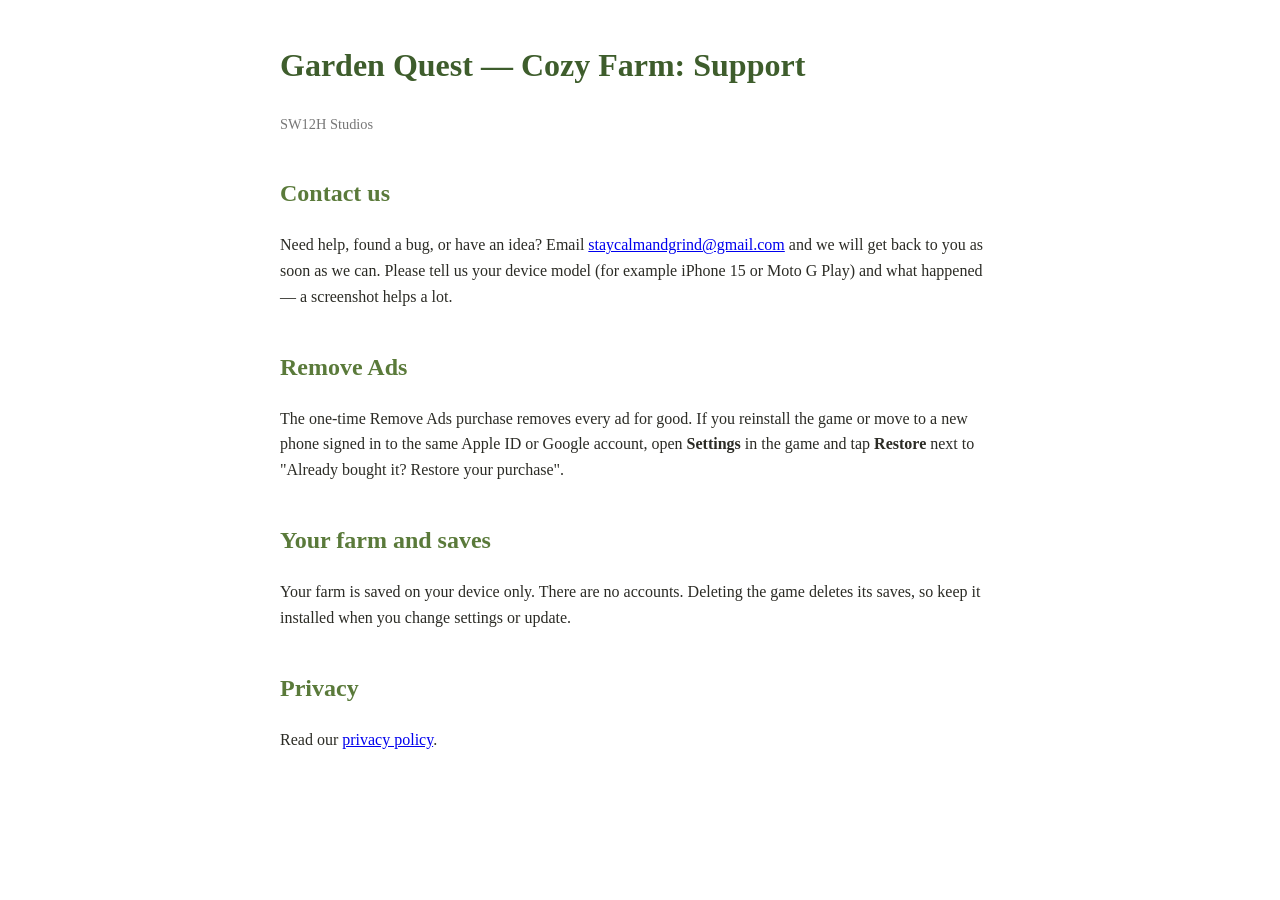
<file: support.html>
<!DOCTYPE html>
<html lang="en">
<head>
<meta charset="utf-8">
<meta name="viewport" content="width=device-width, initial-scale=1">
<title>Garden Quest — Support</title>
<style>
  body { font-family: Georgia, serif; max-width: 720px; margin: 40px auto; padding: 0 20px; color: #2b2b25; line-height: 1.6; }
  h1 { color: #3e5d2c; } h2 { color: #5a7a3a; margin-top: 1.6em; }
  .meta { color: #777; font-size: 0.9em; }
</style>
</head>
<body>
<h1>Garden Quest — Cozy Farm: Support</h1>
<p class="meta">SW12H Studios</p>

<h2>Contact us</h2>
<p>Need help, found a bug, or have an idea? Email
<a href="mailto:staycalmandgrind@gmail.com">staycalmandgrind@gmail.com</a> and we will get back to
you as soon as we can. Please tell us your device model (for example iPhone 15 or Moto G Play) and
what happened — a screenshot helps a lot.</p>

<h2>Remove Ads</h2>
<p>The one-time Remove Ads purchase removes every ad for good. If you reinstall the game or move to a
new phone signed in to the same Apple ID or Google account, open <strong>Settings</strong> in the game
and tap <strong>Restore</strong> next to "Already bought it? Restore your purchase".</p>

<h2>Your farm and saves</h2>
<p>Your farm is saved on your device only. There are no accounts. Deleting the game deletes its saves,
so keep it installed when you change settings or update.</p>

<h2>Privacy</h2>
<p>Read our <a href="privacy.html">privacy policy</a>.</p>
</body>
</html>
</file>
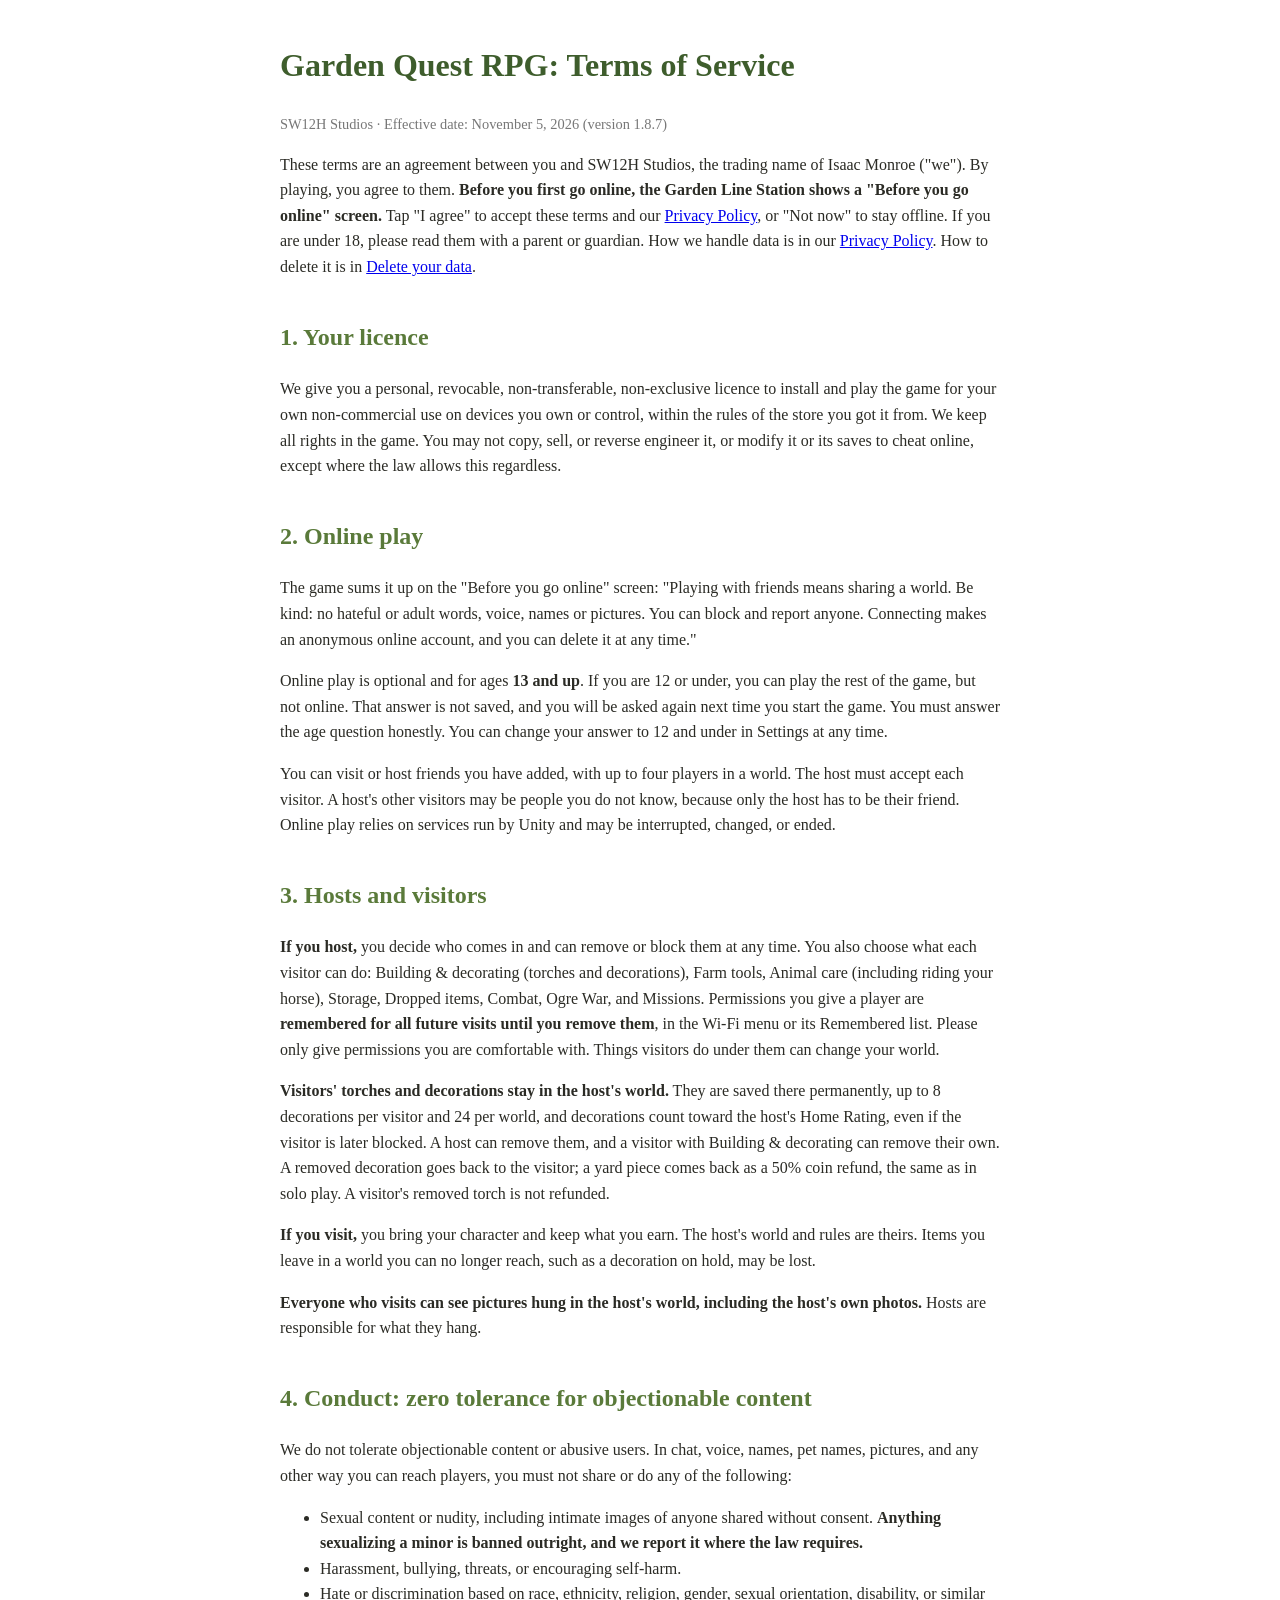
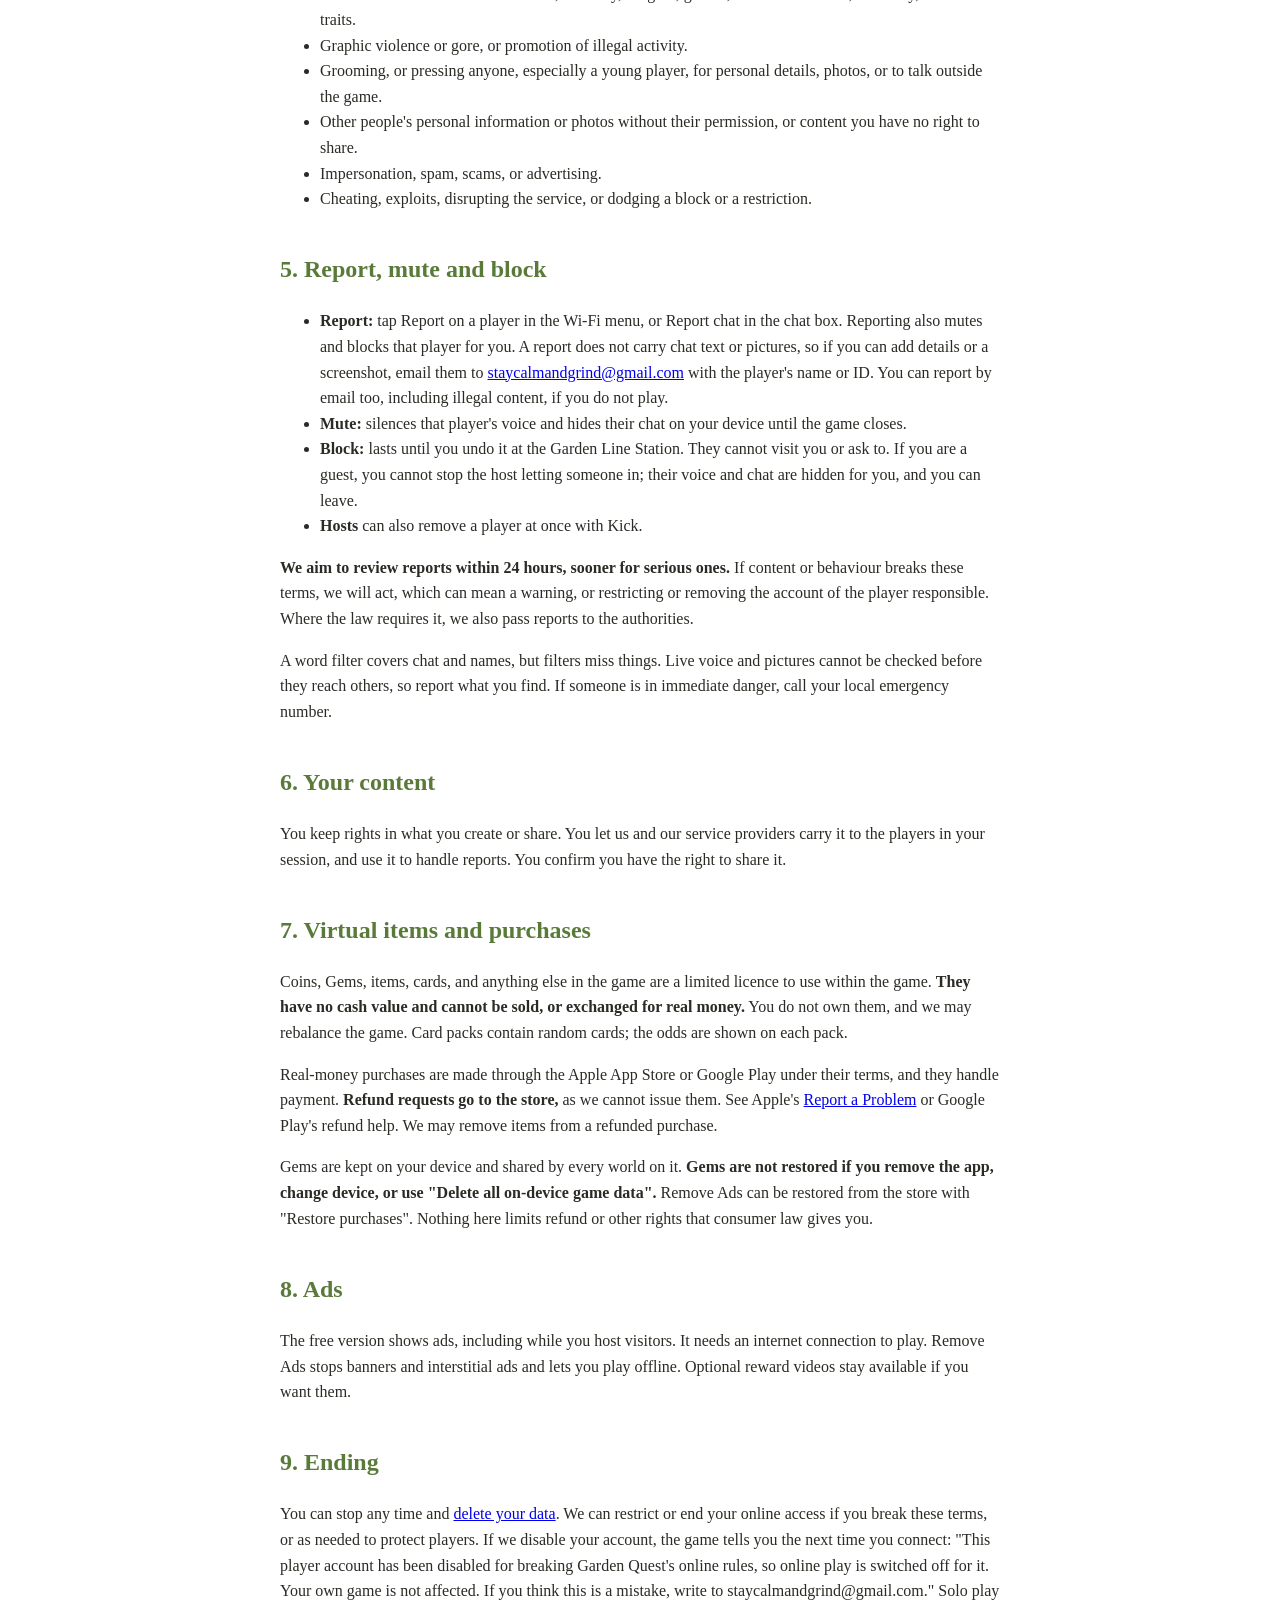
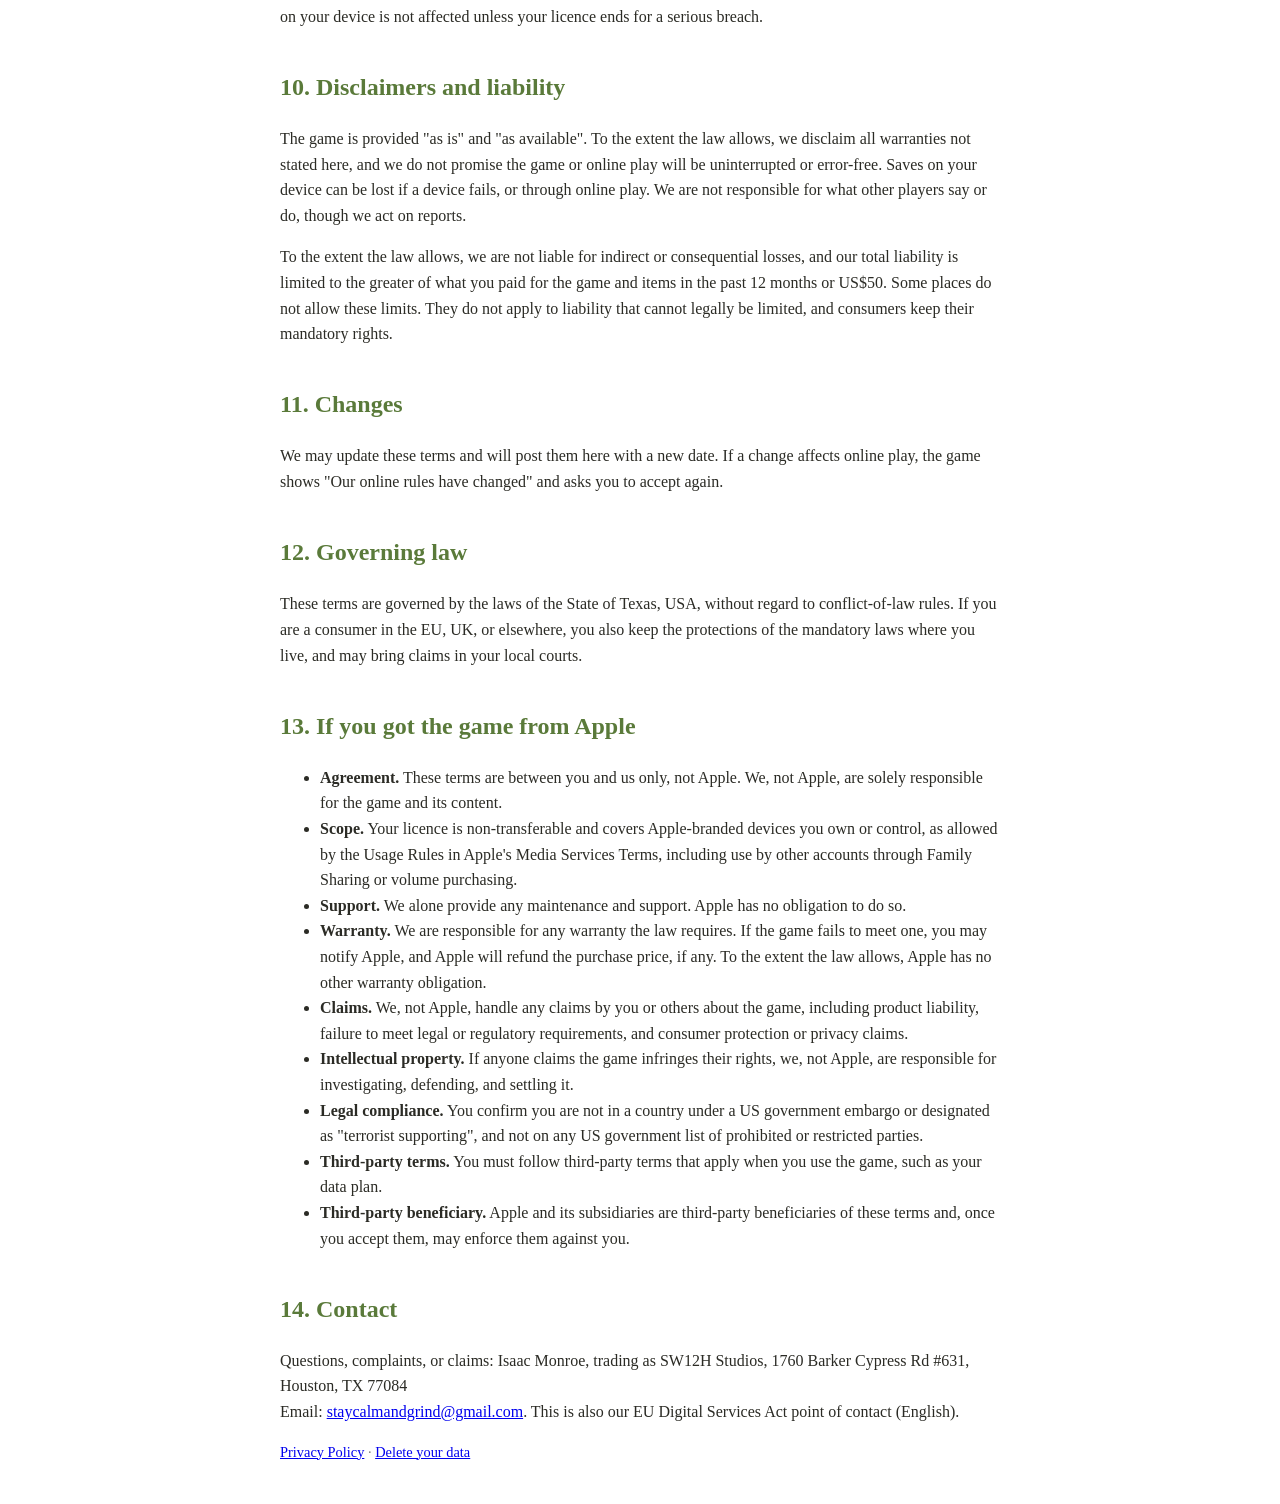
<file: terms.html>
<!DOCTYPE html>
<html lang="en">
<head>
<meta charset="utf-8">
<meta name="viewport" content="width=device-width, initial-scale=1">
<title>Garden Quest RPG: Terms of Service</title>
<style>
  body { font-family: Georgia, serif; max-width: 720px; margin: 40px auto; padding: 0 20px; color: #2b2b25; line-height: 1.6; }
  h1 { color: #3e5d2c; } h2 { color: #5a7a3a; margin-top: 1.6em; }
  .meta { color: #777; font-size: 0.9em; }
</style>
</head>
<body>

<h1>Garden Quest RPG: Terms of Service</h1>
<p class="meta">SW12H Studios · Effective date: November 5, 2026 (version 1.8.7)</p>

<p>These terms are an agreement between you and SW12H Studios, the trading name of Isaac Monroe ("we"). By playing, you agree to them. <strong>Before you first go online, the Garden Line Station shows a "Before you go online" screen.</strong> Tap "I agree" to accept these terms and our <a href="privacy.html">Privacy Policy</a>, or "Not now" to stay offline. If you are under 18, please read them with a parent or guardian. How we handle data is in our <a href="privacy.html">Privacy Policy</a>. How to delete it is in <a href="delete.html">Delete your data</a>.</p>

<h2>1. Your licence</h2>
<p>We give you a personal, revocable, non-transferable, non-exclusive licence to install and play the game for your own non-commercial use on devices you own or control, within the rules of the store you got it from. We keep all rights in the game. You may not copy, sell, or reverse engineer it, or modify it or its saves to cheat online, except where the law allows this regardless.</p>

<h2>2. Online play</h2>
<p>The game sums it up on the "Before you go online" screen: "Playing with friends means sharing a world. Be kind: no hateful or adult words, voice, names or pictures. You can block and report anyone. Connecting makes an anonymous online account, and you can delete it at any time."</p>
<p>Online play is optional and for ages <strong>13 and up</strong>. If you are 12 or under, you can play the rest of the game, but not online. That answer is not saved, and you will be asked again next time you start the game. You must answer the age question honestly. You can change your answer to 12 and under in Settings at any time.</p>
<p>You can visit or host friends you have added, with up to four players in a world. The host must accept each visitor. A host's other visitors may be people you do not know, because only the host has to be their friend. Online play relies on services run by Unity and may be interrupted, changed, or ended.</p>

<h2>3. Hosts and visitors</h2>
<p><strong>If you host,</strong> you decide who comes in and can remove or block them at any time. You also choose what each visitor can do: Building &amp; decorating (torches and decorations), Farm tools, Animal care (including riding your horse), Storage, Dropped items, Combat, Ogre War, and Missions. Permissions you give a player are <strong>remembered for all future visits until you remove them</strong>, in the Wi-Fi menu or its Remembered list. Please only give permissions you are comfortable with. Things visitors do under them can change your world.</p>
<p><strong>Visitors' torches and decorations stay in the host's world.</strong> They are saved there permanently, up to 8 decorations per visitor and 24 per world, and decorations count toward the host's Home Rating, even if the visitor is later blocked. A host can remove them, and a visitor with Building &amp; decorating can remove their own. A removed decoration goes back to the visitor; a yard piece comes back as a 50% coin refund, the same as in solo play. A visitor's removed torch is not refunded.</p>
<p><strong>If you visit,</strong> you bring your character and keep what you earn. The host's world and rules are theirs. Items you leave in a world you can no longer reach, such as a decoration on hold, may be lost.</p>
<p><strong>Everyone who visits can see pictures hung in the host's world, including the host's own photos.</strong> Hosts are responsible for what they hang.</p>

<h2>4. Conduct: zero tolerance for objectionable content</h2>
<p>We do not tolerate objectionable content or abusive users. In chat, voice, names, pet names, pictures, and any other way you can reach players, you must not share or do any of the following:</p>
<ul>
  <li>Sexual content or nudity, including intimate images of anyone shared without consent. <strong>Anything sexualizing a minor is banned outright, and we report it where the law requires.</strong></li>
  <li>Harassment, bullying, threats, or encouraging self-harm.</li>
  <li>Hate or discrimination based on race, ethnicity, religion, gender, sexual orientation, disability, or similar traits.</li>
  <li>Graphic violence or gore, or promotion of illegal activity.</li>
  <li>Grooming, or pressing anyone, especially a young player, for personal details, photos, or to talk outside the game.</li>
  <li>Other people's personal information or photos without their permission, or content you have no right to share.</li>
  <li>Impersonation, spam, scams, or advertising.</li>
  <li>Cheating, exploits, disrupting the service, or dodging a block or a restriction.</li>
</ul>

<h2>5. Report, mute and block</h2>
<ul>
  <li><strong>Report:</strong> tap Report on a player in the Wi-Fi menu, or Report chat in the chat box. Reporting also mutes and blocks that player for you. A report does not carry chat text or pictures, so if you can add details or a screenshot, email them to <a href="mailto:staycalmandgrind@gmail.com">staycalmandgrind@gmail.com</a> with the player's name or ID. You can report by email too, including illegal content, if you do not play.</li>
  <li><strong>Mute:</strong> silences that player's voice and hides their chat on your device until the game closes.</li>
  <li><strong>Block:</strong> lasts until you undo it at the Garden Line Station. They cannot visit you or ask to. If you are a guest, you cannot stop the host letting someone in; their voice and chat are hidden for you, and you can leave.</li>
  <li><strong>Hosts</strong> can also remove a player at once with Kick.</li>
</ul>
<p><strong>We aim to review reports within 24 hours, sooner for serious ones.</strong> If content or behaviour breaks these terms, we will act, which can mean a warning, or restricting or removing the account of the player responsible. Where the law requires it, we also pass reports to the authorities.</p>
<p>A word filter covers chat and names, but filters miss things. Live voice and pictures cannot be checked before they reach others, so report what you find. If someone is in immediate danger, call your local emergency number.</p>

<h2>6. Your content</h2>
<p>You keep rights in what you create or share. You let us and our service providers carry it to the players in your session, and use it to handle reports. You confirm you have the right to share it.</p>

<h2>7. Virtual items and purchases</h2>
<p>Coins, Gems, items, cards, and anything else in the game are a limited licence to use within the game. <strong>They have no cash value and cannot be sold, or exchanged for real money.</strong> You do not own them, and we may rebalance the game. Card packs contain random cards; the odds are shown on each pack.</p>
<p>Real-money purchases are made through the Apple App Store or Google Play under their terms, and they handle payment. <strong>Refund requests go to the store,</strong> as we cannot issue them. See Apple's <a href="https://reportaproblem.apple.com">Report a Problem</a> or Google Play's refund help. We may remove items from a refunded purchase.</p>
<p>Gems are kept on your device and shared by every world on it. <strong>Gems are not restored if you remove the app, change device, or use "Delete all on-device game data".</strong> Remove Ads can be restored from the store with "Restore purchases". Nothing here limits refund or other rights that consumer law gives you.</p>

<h2>8. Ads</h2>
<p>The free version shows ads, including while you host visitors. It needs an internet connection to play. Remove Ads stops banners and interstitial ads and lets you play offline. Optional reward videos stay available if you want them.</p>

<h2>9. Ending</h2>
<p>You can stop any time and <a href="delete.html">delete your data</a>. We can restrict or end your online access if you break these terms, or as needed to protect players. If we disable your account, the game tells you the next time you connect: "This player account has been disabled for breaking Garden Quest's online rules, so online play is switched off for it. Your own game is not affected. If you think this is a mistake, write to staycalmandgrind@gmail.com." Solo play on your device is not affected unless your licence ends for a serious breach.</p>

<h2>10. Disclaimers and liability</h2>
<p>The game is provided "as is" and "as available". To the extent the law allows, we disclaim all warranties not stated here, and we do not promise the game or online play will be uninterrupted or error-free. Saves on your device can be lost if a device fails, or through online play. We are not responsible for what other players say or do, though we act on reports.</p>
<p>To the extent the law allows, we are not liable for indirect or consequential losses, and our total liability is limited to the greater of what you paid for the game and items in the past 12 months or US$50. Some places do not allow these limits. They do not apply to liability that cannot legally be limited, and consumers keep their mandatory rights.</p>

<h2>11. Changes</h2>
<p>We may update these terms and will post them here with a new date. If a change affects online play, the game shows "Our online rules have changed" and asks you to accept again.</p>

<h2>12. Governing law</h2>
<p>These terms are governed by the laws of the State of Texas, USA, without regard to conflict-of-law rules. If you are a consumer in the EU, UK, or elsewhere, you also keep the protections of the mandatory laws where you live, and may bring claims in your local courts.</p>

<h2>13. If you got the game from Apple</h2>
<ul>
  <li><strong>Agreement.</strong> These terms are between you and us only, not Apple. We, not Apple, are solely responsible for the game and its content.</li>
  <li><strong>Scope.</strong> Your licence is non-transferable and covers Apple-branded devices you own or control, as allowed by the Usage Rules in Apple's Media Services Terms, including use by other accounts through Family Sharing or volume purchasing.</li>
  <li><strong>Support.</strong> We alone provide any maintenance and support. Apple has no obligation to do so.</li>
  <li><strong>Warranty.</strong> We are responsible for any warranty the law requires. If the game fails to meet one, you may notify Apple, and Apple will refund the purchase price, if any. To the extent the law allows, Apple has no other warranty obligation.</li>
  <li><strong>Claims.</strong> We, not Apple, handle any claims by you or others about the game, including product liability, failure to meet legal or regulatory requirements, and consumer protection or privacy claims.</li>
  <li><strong>Intellectual property.</strong> If anyone claims the game infringes their rights, we, not Apple, are responsible for investigating, defending, and settling it.</li>
  <li><strong>Legal compliance.</strong> You confirm you are not in a country under a US government embargo or designated as "terrorist supporting", and not on any US government list of prohibited or restricted parties.</li>
  <li><strong>Third-party terms.</strong> You must follow third-party terms that apply when you use the game, such as your data plan.</li>
  <li><strong>Third-party beneficiary.</strong> Apple and its subsidiaries are third-party beneficiaries of these terms and, once you accept them, may enforce them against you.</li>
</ul>

<h2>14. Contact</h2>
<!-- ADDRESS: same line appears in privacy.html. Swap here when the PO box is ready. -->
<p>Questions, complaints, or claims: Isaac Monroe, trading as SW12H Studios, 1760 Barker Cypress Rd #631, Houston, TX 77084<br>
Email: <a href="mailto:staycalmandgrind@gmail.com">staycalmandgrind@gmail.com</a>. This is also our EU Digital Services Act point of contact (English).</p>
<p class="meta"><a href="privacy.html">Privacy Policy</a> · <a href="delete.html">Delete your data</a></p>
</body>
</html>
</file>
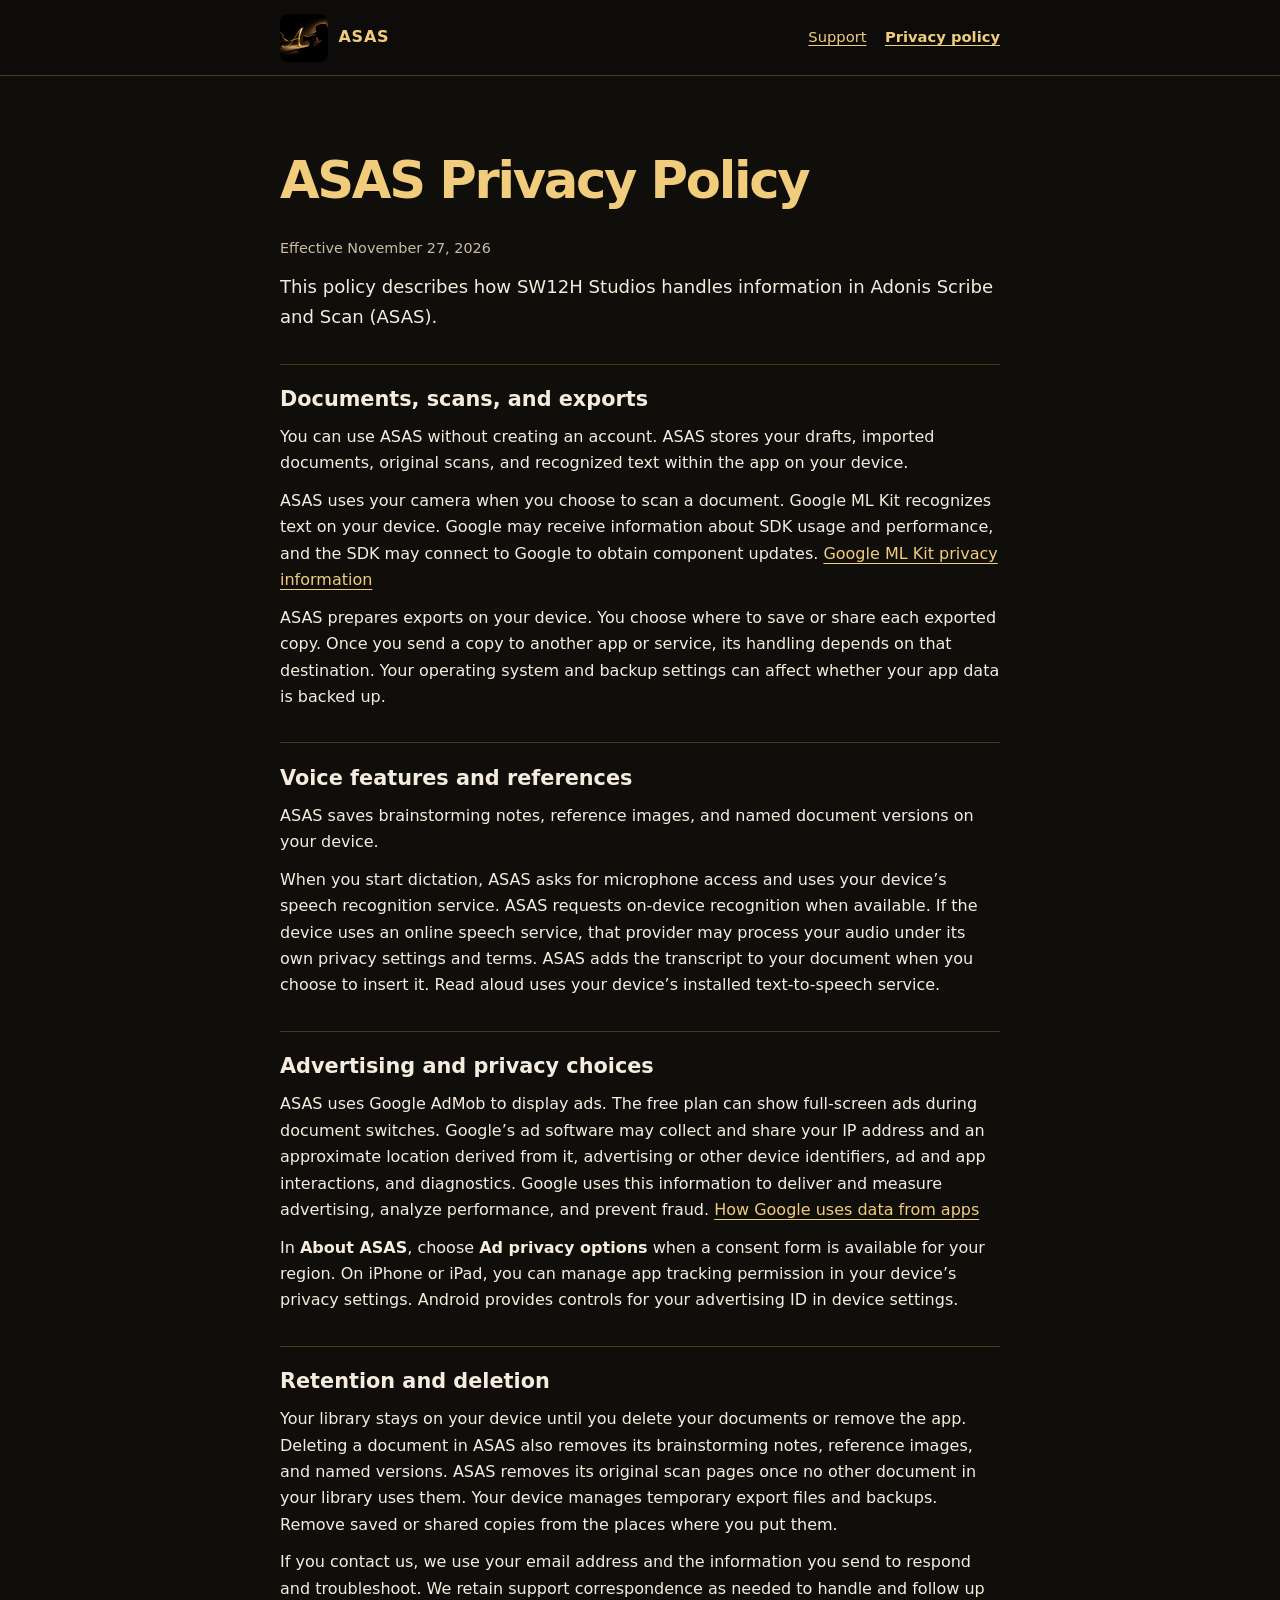
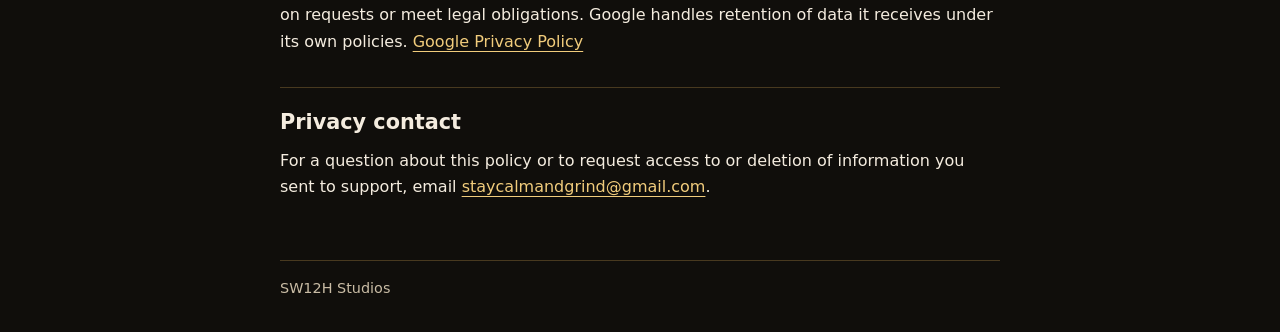
<file: asas/privacy.html>
<!doctype html>
<html lang="en">
<head>
  <meta charset="utf-8">
  <meta name="viewport" content="width=device-width, initial-scale=1">
  <meta name="description" content="How ASAS handles documents, scans, voice features, advertising, and support requests.">
  <meta name="theme-color" content="#100e0b">
  <title>ASAS Privacy Policy</title>
  <link rel="canonical" href="https://staycalmandgrind-art.github.io/gardenquest-privacy/asas/privacy.html">
  <link rel="icon" href="./icon.png">
  <link rel="stylesheet" href="./styles.css">
</head>
<body>
  <a class="skip" href="#content">Skip to content</a>
  <header class="header">
    <div class="wrap header-inner">
      <a class="brand" href="./"><img src="./icon.png" alt="" width="48" height="48">ASAS</a>
      <nav aria-label="ASAS pages">
        <a href="./">Support</a>
        <a href="./privacy.html" aria-current="page">Privacy policy</a>
      </nav>
    </div>
  </header>
  <main class="wrap" id="content">
    <h1>ASAS Privacy Policy</h1>
    <p class="date">Effective November 27, 2026</p>
    <p class="lead">This policy describes how SW12H Studios handles information in Adonis Scribe and Scan (ASAS).</p>
    <section aria-labelledby="documents">
      <h2 id="documents">Documents, scans, and exports</h2>
      <p>You can use ASAS without creating an account. ASAS stores your drafts, imported documents, original scans, and recognized text within the app on your device.</p>
      <p>ASAS uses your camera when you choose to scan a document. Google ML Kit recognizes text on your device. Google may receive information about SDK usage and performance, and the SDK may connect to Google to obtain component updates. <a href="https://developers.google.com/ml-kit/terms">Google ML Kit privacy information</a></p>
      <p>ASAS prepares exports on your device. You choose where to save or share each exported copy. Once you send a copy to another app or service, its handling depends on that destination. Your operating system and backup settings can affect whether your app data is backed up.</p>
    </section>
    <section aria-labelledby="voice-and-references">
      <h2 id="voice-and-references">Voice features and references</h2>
      <p>ASAS saves brainstorming notes, reference images, and named document versions on your device.</p>
      <p>When you start dictation, ASAS asks for microphone access and uses your device’s speech recognition service. ASAS requests on-device recognition when available. If the device uses an online speech service, that provider may process your audio under its own privacy settings and terms. ASAS adds the transcript to your document when you choose to insert it. Read aloud uses your device’s installed text-to-speech service.</p>
    </section>
    <section aria-labelledby="advertising">
      <h2 id="advertising">Advertising and privacy choices</h2>
      <p>ASAS uses Google AdMob to display ads. The free plan can show full-screen ads during document switches. Google’s ad software may collect and share your IP address and an approximate location derived from it, advertising or other device identifiers, ad and app interactions, and diagnostics. Google uses this information to deliver and measure advertising, analyze performance, and prevent fraud. <a href="https://policies.google.com/technologies/partner-sites">How Google uses data from apps</a></p>
      <p>In <strong>About ASAS</strong>, choose <strong>Ad privacy options</strong> when a consent form is available for your region. On iPhone or iPad, you can manage app tracking permission in your device’s privacy settings. Android provides controls for your advertising ID in device settings.</p>
    </section>
    <section aria-labelledby="retention">
      <h2 id="retention">Retention and deletion</h2>
      <p>Your library stays on your device until you delete your documents or remove the app. Deleting a document in ASAS also removes its brainstorming notes, reference images, and named versions. ASAS removes its original scan pages once no other document in your library uses them. Your device manages temporary export files and backups. Remove saved or shared copies from the places where you put them.</p>
      <p>If you contact us, we use your email address and the information you send to respond and troubleshoot. We retain support correspondence as needed to handle and follow up on requests or meet legal obligations. Google handles retention of data it receives under its own policies. <a href="https://policies.google.com/privacy">Google Privacy Policy</a></p>
    </section>
    <section aria-labelledby="privacy-contact">
      <h2 id="privacy-contact">Privacy contact</h2>
      <p>For a question about this policy or to request access to or deletion of information you sent to support, email <a href="mailto:staycalmandgrind@gmail.com?subject=ASAS%20privacy">staycalmandgrind@gmail.com</a>.</p>
    </section>
  </main>
  <footer class="wrap">SW12H Studios</footer>
</body>
</html>
</file>
<file: asas/styles.css>
:root {
  color-scheme: dark;
  font-family: system-ui, -apple-system, "Segoe UI", sans-serif;
  background: #100e0b;
  color: #f4ecdf;
  line-height: 1.65;
  --gold: #f1cc7c;
  --muted: #c9bca5;
  --line: #48391f;
}

* { box-sizing: border-box; }
body { margin: 0; }
a { color: var(--gold); text-underline-offset: .22em; }
a:focus-visible { outline: 2px solid var(--gold); outline-offset: 4px; }
.wrap { width: min(100% - 2.5rem, 45rem); margin-inline: auto; }
.header { border-bottom: 1px solid var(--line); background: #0d0c0b; }
.header-inner {
  display: flex;
  justify-content: space-between;
  align-items: center;
  gap: .65rem 1.5rem;
  flex-wrap: wrap;
  padding-block: .85rem;
}
.brand {
  display: inline-flex;
  align-items: center;
  gap: .65rem;
  letter-spacing: .05em;
  font-weight: 750;
  text-decoration: none;
}
.brand img { display: block; border-radius: .5rem; }
nav { display: flex; flex-wrap: wrap; gap: .35rem 1.15rem; }
nav a { display: inline-block; padding-block: .55rem; font-size: .92rem; }
nav a[aria-current="page"] { font-weight: 700; }
main { padding-block: clamp(2rem, 8vw, 4.5rem) 3rem; }
h1, h2 { margin-top: 0; line-height: 1.25; }
h1 { color: var(--gold); font-size: clamp(2rem, 6vw, 3.2rem); letter-spacing: -.045em; }
h2 { margin-bottom: .7rem; font-size: 1.3rem; }
p { margin-block: .7rem; overflow-wrap: anywhere; }
.lead { font-size: 1.13rem; }
.date, footer { color: var(--muted); font-size: .9rem; }
.date { margin-top: -.6rem; }
section { margin-top: 2rem; padding-top: 1.4rem; border-top: 1px solid var(--line); }
.contact { font-size: 1.15rem; font-weight: 650; }
footer { border-top: 1px solid var(--line); padding-block: 1rem 2rem; }
.skip { position: absolute; top: .5rem; left: 1rem; padding: .5rem 1rem; background: #100e0b; transform: translateY(-200%); }
.skip:focus { transform: none; }
</file>
